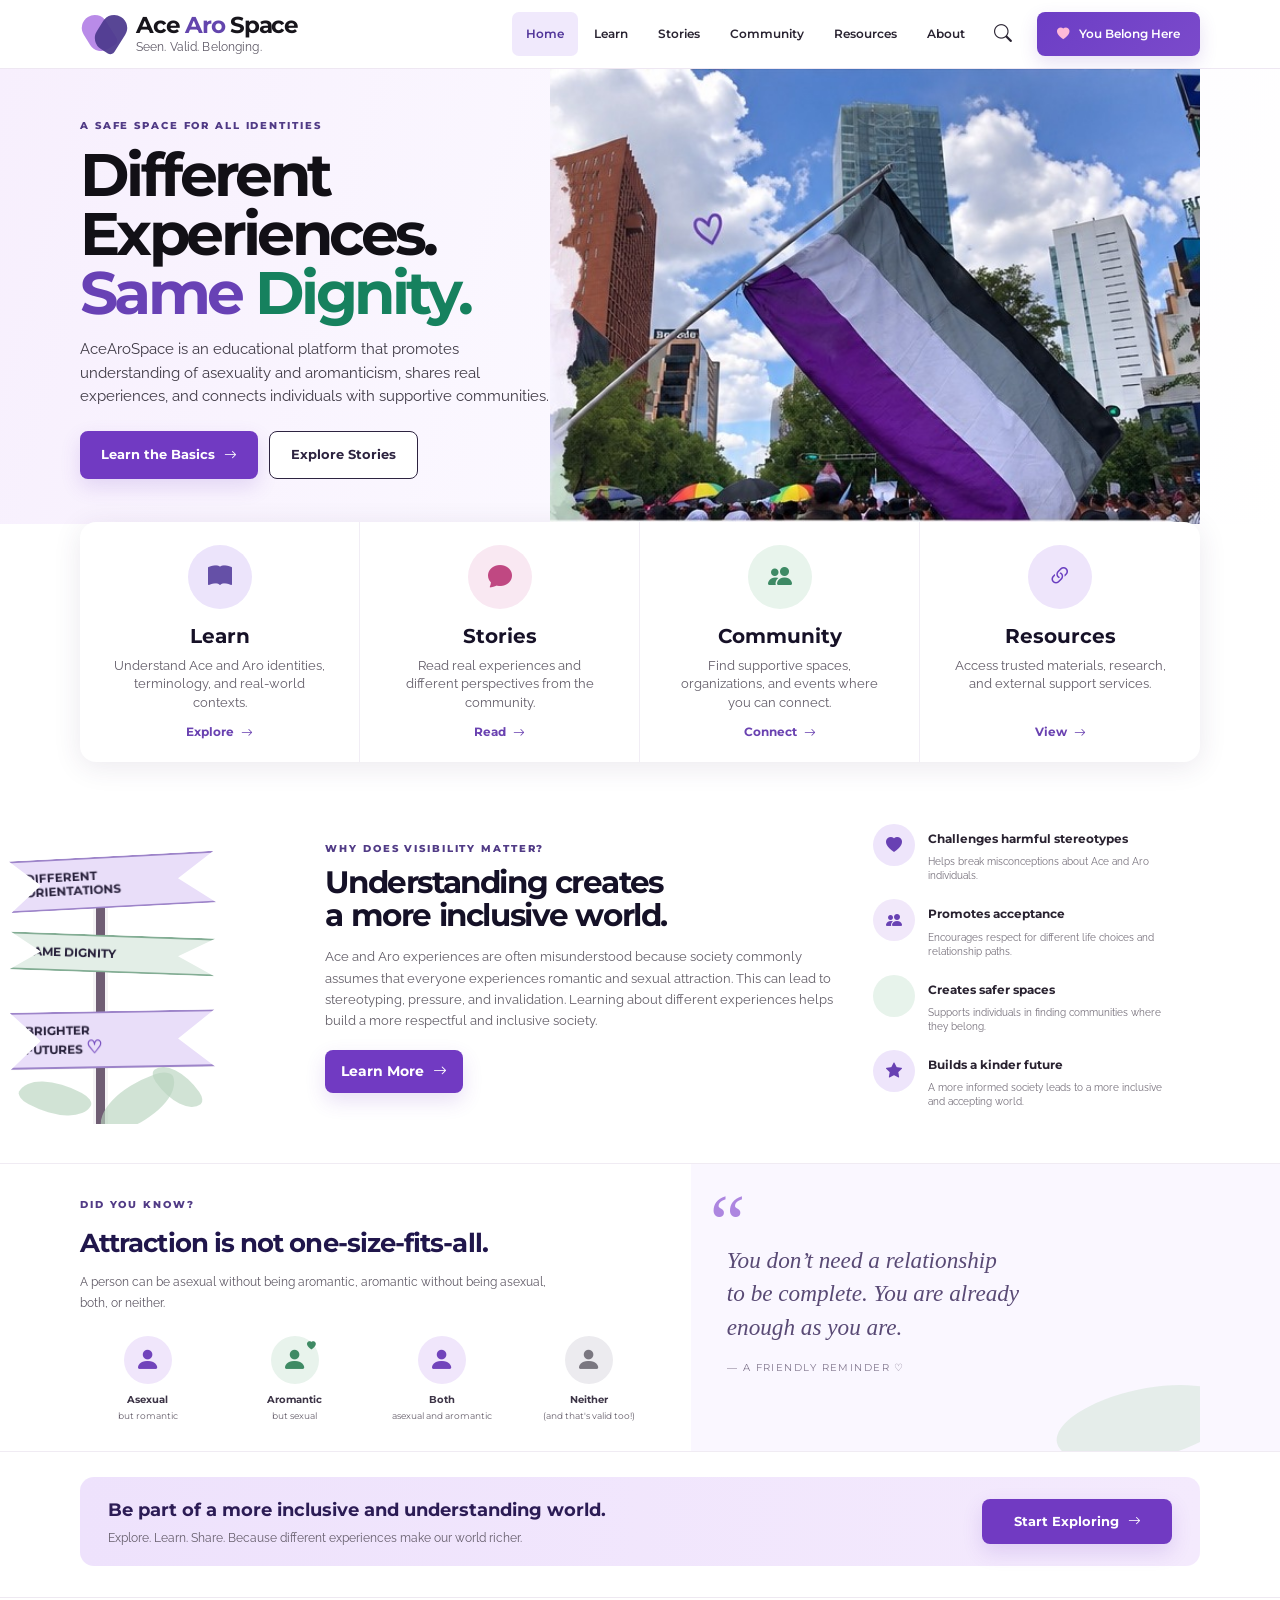
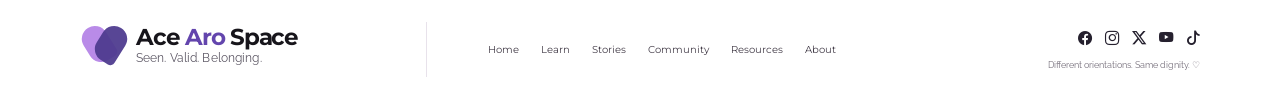
<file: index.html>
<!DOCTYPE html>
<html lang="en">
 <head>
  <meta charset="utf-8"/>
  <meta content="width=device-width, initial-scale=1" name="viewport"/>
  <title>
   AceAroSpace
  </title>
  <meta content="AceAroSpace is an educational and welcoming space for learning about asexuality, aromanticism, and ace and aro experiences." name="description"/>
  <link href="https://fonts.googleapis.com" rel="preconnect"/>
  <link crossorigin="" href="https://fonts.gstatic.com" rel="preconnect"/>
  <link href="https://fonts.googleapis.com/css2?family=Montserrat:wght@400;500;600;700;800&amp;family=Raleway:wght@400;500;600;700&amp;display=swap" rel="stylesheet"/>
  <link href="https://cdn.jsdelivr.net/npm/bootstrap-icons@1.11.3/font/bootstrap-icons.css" rel="stylesheet"/>
  <link href="assets/css/main.css" rel="stylesheet"/>
 </head>
 <body class="home-page">
  <header class="site-header">
   <div class="container header-inner">
    <a aria-label="AceAroSpace Home" class="brand-logo" href="index.html">
     <span class="brand-mark">
      <span>
      </span>
      <span>
      </span>
     </span>
     <span class="brand-copy">
      <strong>
       Ace
       <span>
        Aro
       </span>
       Space
      </strong>
      <small>
       Seen. Valid. Belonging.
      </small>
     </span>
    </a>
    <button aria-expanded="false" aria-label="Open menu" class="navbar-toggler" data-mobile-menu="" type="button">
     <i class="bi bi-list">
     </i>
    </button>
    <nav class="main-nav" data-main-nav="">
     <a class="active" href="index.html">
      Home
     </a>
     <a href="category.html">
      Learn
     </a>
     <a href="blog-details.html">
      Stories
     </a>
     <a href="author-profile.html">
      Community
     </a>
     <a href="contact.html">
      Resources
     </a>
     <a href="about.html">
      About
     </a>
     <a aria-label="Search" class="search-link" href="search-results.html">
      <i class="bi bi-search">
      </i>
     </a>
     <a class="belong-btn" href="starter-page.html">
      <i class="bi bi-heart-fill">
      </i>
      You Belong Here
     </a>
    </nav>
   </div>
  </header>
  <main>
   <section class="home-hero">
    <div class="container hero-grid">
     <div class="hero-copy">
      <div class="hero-kicker">
       A SAFE SPACE FOR ALL IDENTITIES
      </div>
      <h1>
       Different
       <br/>
       Experiences.
       <br/>
       <span>
        Same
       </span>
       <em>
        Dignity.
       </em>
      </h1>
      <p>
       AceAroSpace is an educational platform that promotes understanding of asexuality and aromanticism, shares real experiences, and connects individuals with supportive communities.
      </p>
      <div class="hero-actions">
       <a class="home-btn primary" href="category.html">
        Learn the Basics
        <i class="bi bi-arrow-right">
        </i>
       </a>
       <a class="home-btn secondary" href="blog-details.html">
        Explore Stories
       </a>
      </div>
     </div>
     <div class="hero-art-wrap">
      <img alt="Illustrated group of diverse people representing different identities and paths" class="hero-art" src="assets/img/acearo-hero.jpg"/>
     </div>
    </div>
   </section>
   <section class="quick-links-section">
    <div class="container quick-links">
     <a class="quick-card" href="category.html">
      <span class="quick-icon purple">
       <i class="bi bi-book-fill">
       </i>
      </span>
      <h3>
       Learn
      </h3>
      <p>
       Understand Ace and Aro identities, terminology, and real-world contexts.
      </p>
      <strong>
       Explore
       <i class="bi bi-arrow-right">
       </i>
      </strong>
     </a>
     <a class="quick-card" href="blog-details.html">
      <span class="quick-icon pink">
       <i class="bi bi-chat-fill">
       </i>
      </span>
      <h3>
       Stories
      </h3>
      <p>
       Read real experiences and different perspectives from the community.
      </p>
      <strong>
       Read
       <i class="bi bi-arrow-right">
       </i>
      </strong>
     </a>
     <a class="quick-card" href="author-profile.html">
      <span class="quick-icon green">
       <i class="bi bi-people-fill">
       </i>
      </span>
      <h3>
       Community
      </h3>
      <p>
       Find supportive spaces, organizations, and events where you can connect.
      </p>
      <strong>
       Connect
       <i class="bi bi-arrow-right">
       </i>
      </strong>
     </a>
     <a class="quick-card" href="contact.html">
      <span class="quick-icon lavender">
       <i class="bi bi-link-45deg">
       </i>
      </span>
      <h3>
       Resources
      </h3>
      <p>
       Access trusted materials, research, and external support services.
      </p>
      <strong>
       View
       <i class="bi bi-arrow-right">
       </i>
      </strong>
     </a>
    </div>
   </section>
   <section class="visibility-section">
    <div class="container visibility-grid">
     <div aria-hidden="true" class="signpost-art">
      <div class="signpost-pole">
      </div>
      <div class="sign sign-one">
       DIFFERENT
       <br/>
       ORIENTATIONS
      </div>
      <div class="sign sign-two">
       SAME DIGNITY
      </div>
      <div class="sign sign-three">
       BRIGHTER
       <br/>
       FUTURES
       <span>
        ♡
       </span>
      </div>
      <div class="leaf leaf-a">
      </div>
      <div class="leaf leaf-b">
      </div>
      <div class="leaf leaf-c">
      </div>
     </div>
     <div class="visibility-copy">
      <div class="section-kicker">
       WHY DOES VISIBILITY MATTER?
      </div>
      <h2>
       Understanding creates
       <br/>
       a more inclusive world.
      </h2>
      <p>
       Ace and Aro experiences are often misunderstood because society commonly assumes that everyone experiences romantic and sexual attraction. This can lead to stereotyping, pressure, and invalidation. Learning about different experiences helps build a more respectful and inclusive society.
      </p>
      <a class="home-btn primary small" href="category.html">
       Learn More
       <i class="bi bi-arrow-right">
       </i>
      </a>
     </div>
     <div class="benefits-list">
      <div class="benefit">
       <span>
        <i class="bi bi-heart-fill">
        </i>
       </span>
       <div>
        <b>
         Challenges harmful stereotypes
        </b>
        <p>
         Helps break misconceptions about Ace and Aro individuals.
        </p>
       </div>
      </div>
      <div class="benefit">
       <span>
        <i class="bi bi-people-fill">
        </i>
       </span>
       <div>
        <b>
         Promotes acceptance
        </b>
        <p>
         Encourages respect for different life choices and relationship paths.
        </p>
       </div>
      </div>
      <div class="benefit">
       <span>
        <i class="bi bi-leaf-fill">
        </i>
       </span>
       <div>
        <b>
         Creates safer spaces
        </b>
        <p>
         Supports individuals in finding communities where they belong.
        </p>
       </div>
      </div>
      <div class="benefit">
       <span>
        <i class="bi bi-star-fill">
        </i>
       </span>
       <div>
        <b>
         Builds a kinder future
        </b>
        <p>
         A more informed society leads to a more inclusive and accepting world.
        </p>
       </div>
      </div>
     </div>
    </div>
   </section>
   <section class="did-you-know">
    <div class="container did-grid">
     <div class="attraction-copy">
      <div class="section-kicker">
       DID YOU KNOW?
      </div>
      <h2>
       Attraction is not one-size-fits-all.
      </h2>
      <p>
       A person can be asexual without being aromantic, aromantic without being asexual, both, or neither.
      </p>
      <div class="attraction-examples">
       <div>
        <span class="person-icon purple">
         <i class="bi bi-person-fill">
         </i>
        </span>
        <b>
         Asexual
        </b>
        <small>
         but romantic
        </small>
       </div>
       <div>
        <span class="person-icon green">
         <i class="bi bi-person-fill">
         </i>
         <i class="bi bi-heart-fill tiny-heart">
         </i>
        </span>
        <b>
         Aromantic
        </b>
        <small>
         but sexual
        </small>
       </div>
       <div>
        <span class="person-icon purple">
         <i class="bi bi-person-fill">
         </i>
        </span>
        <b>
         Both
        </b>
        <small>
         asexual and aromantic
        </small>
       </div>
       <div>
        <span class="person-icon gray">
         <i class="bi bi-person-fill">
         </i>
        </span>
        <b>
         Neither
        </b>
        <small>
         (and that's valid too!)
        </small>
       </div>
      </div>
     </div>
     <div class="quote-card">
      <span class="quote-mark">
       &ldquo;
      </span>
      <blockquote>
       You don&rsquo;t need a relationship
       <br/>
       to be complete. You are already
       <br/>
       enough as you are.
      </blockquote>
      <cite>
       &mdash; A FRIENDLY REMINDER ♡
      </cite>
      <div class="quote-leaves">
      </div>
     </div>
    </div>
   </section>
   <section class="explore-banner-section">
    <div class="container">
     <div class="explore-banner">
      <div>
       <h2>
        Be part of a more inclusive and understanding world.
       </h2>
       <p>
        Explore. Learn. Share. Because different experiences make our world richer.
       </p>
      </div>
      <a class="home-btn primary" href="category.html">
       Start Exploring
       <i class="bi bi-arrow-right">
       </i>
      </a>
     </div>
    </div>
   </section>
  </main>
  <footer class="home-footer">
   <div class="container footer-grid">
    <div class="footer-brand-wrap">
     <a class="brand-logo" href="index.html">
      <span class="brand-mark">
       <span>
       </span>
       <span>
       </span>
      </span>
      <span class="brand-copy">
       <strong>
        Ace
        <span>
         Aro
        </span>
        Space
       </strong>
       <small>
        Seen. Valid. Belonging.
       </small>
      </span>
     </a>
    </div>
    <div class="footer-links">
     <a href="index.html">
      Home
     </a>
     <a href="category.html">
      Learn
     </a>
     <a href="blog-details.html">
      Stories
     </a>
     <a href="author-profile.html">
      Community
     </a>
     <a href="contact.html">
      Resources
     </a>
     <a href="about.html">
      About
     </a>
    </div>
    <div class="footer-social">
     <div>
      <a aria-label="Facebook" href="#">
       <i class="bi bi-facebook">
       </i>
      </a>
      <a aria-label="Instagram" href="#">
       <i class="bi bi-instagram">
       </i>
      </a>
      <a aria-label="X" href="#">
       <i class="bi bi-twitter-x">
       </i>
      </a>
      <a aria-label="YouTube" href="#">
       <i class="bi bi-youtube">
       </i>
      </a>
      <a aria-label="TikTok" href="#">
       <i class="bi bi-tiktok">
       </i>
      </a>
     </div>
     <small>
      Different orientations. Same dignity. ♡
     </small>
    </div>
   </div>
  </footer>
  <script src="assets/js/main.js">
  </script>
 </body>
</html>
</file>
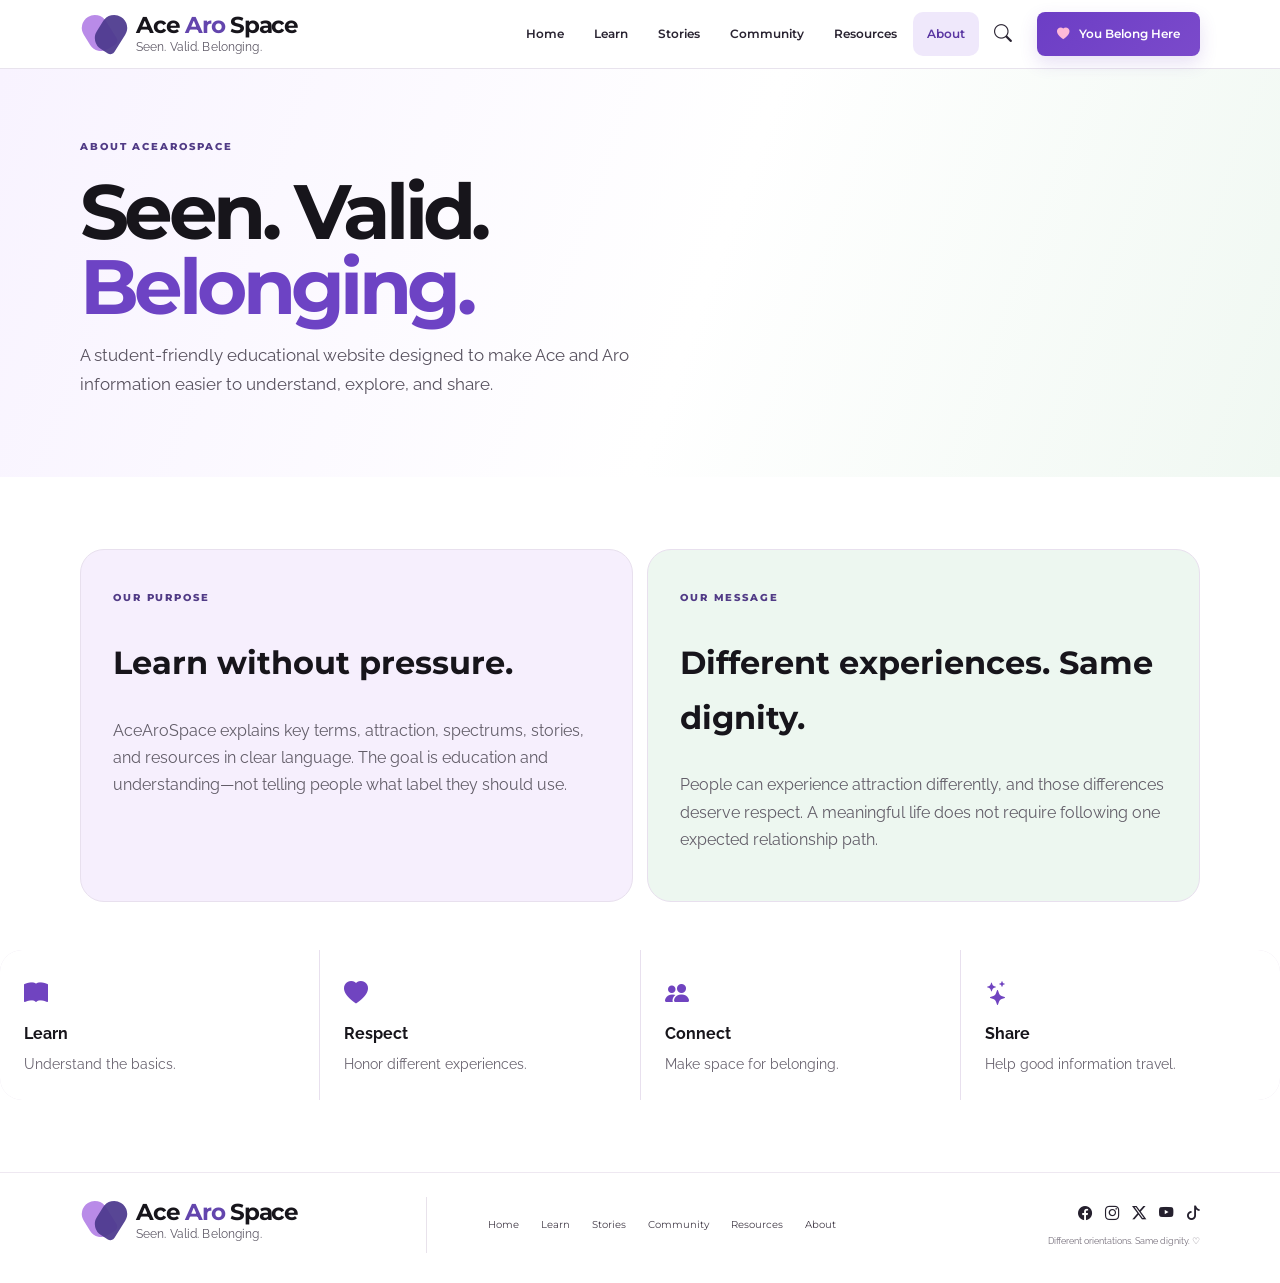
<file: about.html>
<!DOCTYPE html>
<html lang="en">
 <head>
  <meta charset="utf-8"/>
  <meta content="width=device-width, initial-scale=1" name="viewport"/>
  <title>
   AceAroSpace &mdash; About
  </title>
  <meta content="Learn about the purpose and message behind AceAroSpace." name="description"/>
  <link href="https://fonts.googleapis.com" rel="preconnect"/>
  <link crossorigin="" href="https://fonts.gstatic.com" rel="preconnect"/>
  <link href="https://fonts.googleapis.com/css2?family=Montserrat:wght@400;500;600;700;800&amp;family=Raleway:wght@400;500;600;700&amp;display=swap" rel="stylesheet"/>
  <link href="https://cdn.jsdelivr.net/npm/bootstrap-icons@1.11.3/font/bootstrap-icons.css" rel="stylesheet"/>
  <link href="assets/css/main.css" rel="stylesheet"/>
 </head>
 <body class="inner-page">
  <header class="site-header">
   <div class="container header-inner">
    <a aria-label="AceAroSpace Home" class="brand-logo" href="index.html">
     <span class="brand-mark">
      <span>
      </span>
      <span>
      </span>
     </span>
     <span class="brand-copy">
      <strong>
       Ace
       <span>
        Aro
       </span>
       Space
      </strong>
      <small>
       Seen. Valid. Belonging.
      </small>
     </span>
    </a>
    <button aria-expanded="false" aria-label="Open menu" class="navbar-toggler" data-mobile-menu="" type="button">
     <i class="bi bi-list">
     </i>
    </button>
    <nav class="main-nav" data-main-nav="">
     <a href="index.html">
      Home
     </a>
     <a class="" href="category.html">
      Learn
     </a>
     <a class="" href="blog-details.html">
      Stories
     </a>
     <a class="" href="author-profile.html">
      Community
     </a>
     <a class="" href="contact.html">
      Resources
     </a>
     <a class="active" href="about.html">
      About
     </a>
     <a aria-label="Search" class="search-link" href="search-results.html">
      <i class="bi bi-search">
      </i>
     </a>
     <a class="belong-btn" href="starter-page.html">
      <i class="bi bi-heart-fill">
      </i>
      You Belong Here
     </a>
    </nav>
   </div>
  </header>
  <main>
   <section class="inner-hero about-hero">
    <div class="container">
     <span class="section-kicker">
      ABOUT ACEAROSPACE
     </span>
     <h1>
      Seen. Valid.
      <br/>
      <span>
       Belonging.
      </span>
     </h1>
     <p>
      A student-friendly educational website designed to make Ace and Aro information easier to understand, explore, and share.
     </p>
    </div>
   </section>
   <section class="section-pad">
    <div class="container about-grid">
     <article class="about-card">
      <span class="section-kicker">
       OUR PURPOSE
      </span>
      <h2>
       Learn without pressure.
      </h2>
      <p>
       AceAroSpace explains key terms, attraction, spectrums, stories, and resources in clear language. The goal is education and understanding&mdash;not telling people what label they should use.
      </p>
     </article>
     <article class="about-card green-card-large">
      <span class="section-kicker">
       OUR MESSAGE
      </span>
      <h2>
       Different experiences. Same dignity.
      </h2>
      <p>
       People can experience attraction differently, and those differences deserve respect. A meaningful life does not require following one expected relationship path.
      </p>
     </article>
    </div>
    <div class="values-strip mt-5">
     <div>
      <i class="bi bi-book-fill">
      </i>
      <b>
       Learn
      </b>
      <span>
       Understand the basics.
      </span>
     </div>
     <div>
      <i class="bi bi-heart-fill">
      </i>
      <b>
       Respect
      </b>
      <span>
       Honor different experiences.
      </span>
     </div>
     <div>
      <i class="bi bi-people-fill">
      </i>
      <b>
       Connect
      </b>
      <span>
       Make space for belonging.
      </span>
     </div>
     <div>
      <i class="bi bi-stars">
      </i>
      <b>
       Share
      </b>
      <span>
       Help good information travel.
      </span>
     </div>
    </div>
   </section>
  </main>
  <footer class="home-footer">
   <div class="container footer-grid">
    <div class="footer-brand-wrap">
     <a class="brand-logo" href="index.html">
      <span class="brand-mark">
       <span>
       </span>
       <span>
       </span>
      </span>
      <span class="brand-copy">
       <strong>
        Ace
        <span>
         Aro
        </span>
        Space
       </strong>
       <small>
        Seen. Valid. Belonging.
       </small>
      </span>
     </a>
    </div>
    <div class="footer-links">
     <a href="index.html">
      Home
     </a>
     <a href="category.html">
      Learn
     </a>
     <a href="blog-details.html">
      Stories
     </a>
     <a href="author-profile.html">
      Community
     </a>
     <a href="contact.html">
      Resources
     </a>
     <a href="about.html">
      About
     </a>
    </div>
    <div class="footer-social">
     <div>
      <a aria-label="Facebook" href="#">
       <i class="bi bi-facebook">
       </i>
      </a>
      <a aria-label="Instagram" href="#">
       <i class="bi bi-instagram">
       </i>
      </a>
      <a aria-label="X" href="#">
       <i class="bi bi-twitter-x">
       </i>
      </a>
      <a aria-label="YouTube" href="#">
       <i class="bi bi-youtube">
       </i>
      </a>
      <a aria-label="TikTok" href="#">
       <i class="bi bi-tiktok">
       </i>
      </a>
     </div>
     <small>
      Different orientations. Same dignity. ♡
     </small>
    </div>
   </div>
  </footer>
  <script src="assets/js/main.js">
  </script>
 </body>
</html>
</file>
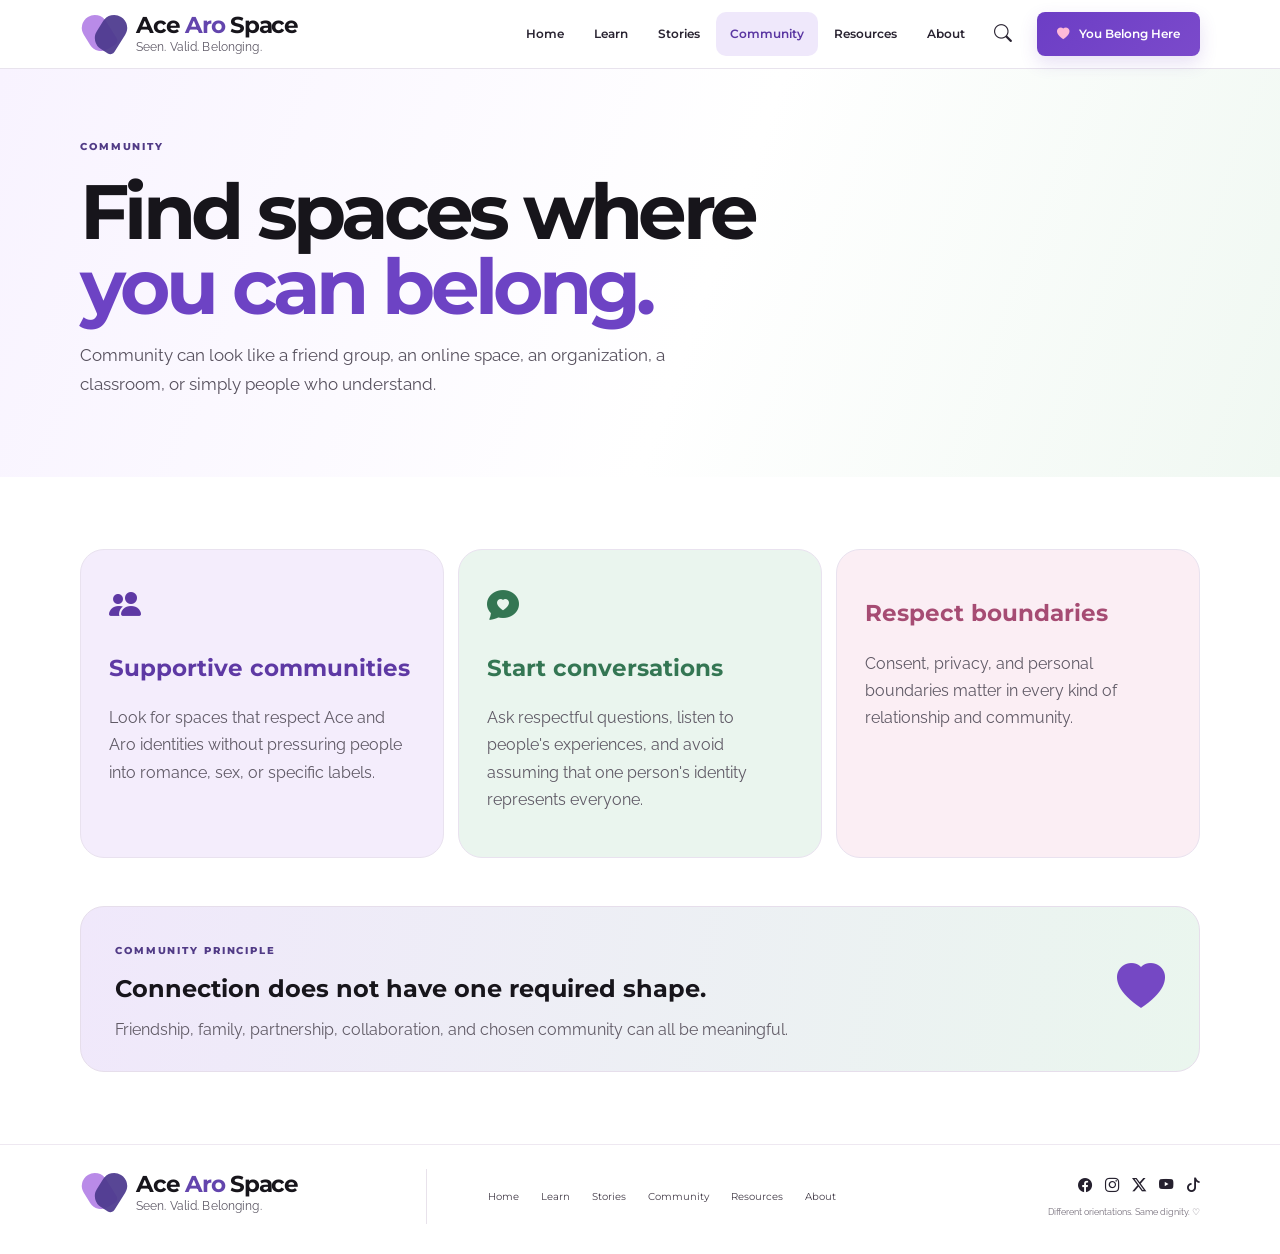
<file: author-profile.html>
<!DOCTYPE html>
<html lang="en">
 <head>
  <meta charset="utf-8"/>
  <meta content="width=device-width, initial-scale=1" name="viewport"/>
  <title>
   AceAroSpace &mdash; Community
  </title>
  <meta content="Explore community, connection, boundaries, and supportive spaces." name="description"/>
  <link href="https://fonts.googleapis.com" rel="preconnect"/>
  <link crossorigin="" href="https://fonts.gstatic.com" rel="preconnect"/>
  <link href="https://fonts.googleapis.com/css2?family=Montserrat:wght@400;500;600;700;800&amp;family=Raleway:wght@400;500;600;700&amp;display=swap" rel="stylesheet"/>
  <link href="https://cdn.jsdelivr.net/npm/bootstrap-icons@1.11.3/font/bootstrap-icons.css" rel="stylesheet"/>
  <link href="assets/css/main.css" rel="stylesheet"/>
 </head>
 <body class="inner-page">
  <header class="site-header">
   <div class="container header-inner">
    <a aria-label="AceAroSpace Home" class="brand-logo" href="index.html">
     <span class="brand-mark">
      <span>
      </span>
      <span>
      </span>
     </span>
     <span class="brand-copy">
      <strong>
       Ace
       <span>
        Aro
       </span>
       Space
      </strong>
      <small>
       Seen. Valid. Belonging.
      </small>
     </span>
    </a>
    <button aria-expanded="false" aria-label="Open menu" class="navbar-toggler" data-mobile-menu="" type="button">
     <i class="bi bi-list">
     </i>
    </button>
    <nav class="main-nav" data-main-nav="">
     <a href="index.html">
      Home
     </a>
     <a class="" href="category.html">
      Learn
     </a>
     <a class="" href="blog-details.html">
      Stories
     </a>
     <a class="active" href="author-profile.html">
      Community
     </a>
     <a class="" href="contact.html">
      Resources
     </a>
     <a class="" href="about.html">
      About
     </a>
     <a aria-label="Search" class="search-link" href="search-results.html">
      <i class="bi bi-search">
      </i>
     </a>
     <a class="belong-btn" href="starter-page.html">
      <i class="bi bi-heart-fill">
      </i>
      You Belong Here
     </a>
    </nav>
   </div>
  </header>
  <main>
   <section class="inner-hero">
    <div class="container">
     <span class="section-kicker">
      COMMUNITY
     </span>
     <h1>
      Find spaces where
      <br/>
      <span>
       you can belong.
      </span>
     </h1>
     <p>
      Community can look like a friend group, an online space, an organization, a classroom, or simply people who understand.
     </p>
    </div>
   </section>
   <section class="section-pad">
    <div class="container">
     <div class="card-grid three">
      <article class="feature-tile purple-tile">
       <i class="bi bi-people-fill">
       </i>
       <h2>
        Supportive communities
       </h2>
       <p>
        Look for spaces that respect Ace and Aro identities without pressuring people into romance, sex, or specific labels.
       </p>
      </article>
      <article class="feature-tile green-tile">
       <i class="bi bi-chat-heart-fill">
       </i>
       <h2>
        Start conversations
       </h2>
       <p>
        Ask respectful questions, listen to people's experiences, and avoid assuming that one person's identity represents everyone.
       </p>
      </article>
      <article class="feature-tile pink-tile">
       <i class="bi bi-shield-heart-fill">
       </i>
       <h2>
        Respect boundaries
       </h2>
       <p>
        Consent, privacy, and personal boundaries matter in every kind of relationship and community.
       </p>
      </article>
     </div>
     <div class="community-banner mt-5">
      <div>
       <span class="section-kicker">
        COMMUNITY PRINCIPLE
       </span>
       <h2>
        Connection does not have one required shape.
       </h2>
       <p>
        Friendship, family, partnership, collaboration, and chosen community can all be meaningful.
       </p>
      </div>
      <i class="bi bi-heart-fill">
      </i>
     </div>
    </div>
   </section>
  </main>
  <footer class="home-footer">
   <div class="container footer-grid">
    <div class="footer-brand-wrap">
     <a class="brand-logo" href="index.html">
      <span class="brand-mark">
       <span>
       </span>
       <span>
       </span>
      </span>
      <span class="brand-copy">
       <strong>
        Ace
        <span>
         Aro
        </span>
        Space
       </strong>
       <small>
        Seen. Valid. Belonging.
       </small>
      </span>
     </a>
    </div>
    <div class="footer-links">
     <a href="index.html">
      Home
     </a>
     <a href="category.html">
      Learn
     </a>
     <a href="blog-details.html">
      Stories
     </a>
     <a href="author-profile.html">
      Community
     </a>
     <a href="contact.html">
      Resources
     </a>
     <a href="about.html">
      About
     </a>
    </div>
    <div class="footer-social">
     <div>
      <a aria-label="Facebook" href="#">
       <i class="bi bi-facebook">
       </i>
      </a>
      <a aria-label="Instagram" href="#">
       <i class="bi bi-instagram">
       </i>
      </a>
      <a aria-label="X" href="#">
       <i class="bi bi-twitter-x">
       </i>
      </a>
      <a aria-label="YouTube" href="#">
       <i class="bi bi-youtube">
       </i>
      </a>
      <a aria-label="TikTok" href="#">
       <i class="bi bi-tiktok">
       </i>
      </a>
     </div>
     <small>
      Different orientations. Same dignity. ♡
     </small>
    </div>
   </div>
  </footer>
  <script src="assets/js/main.js">
  </script>
 </body>
</html>
</file>
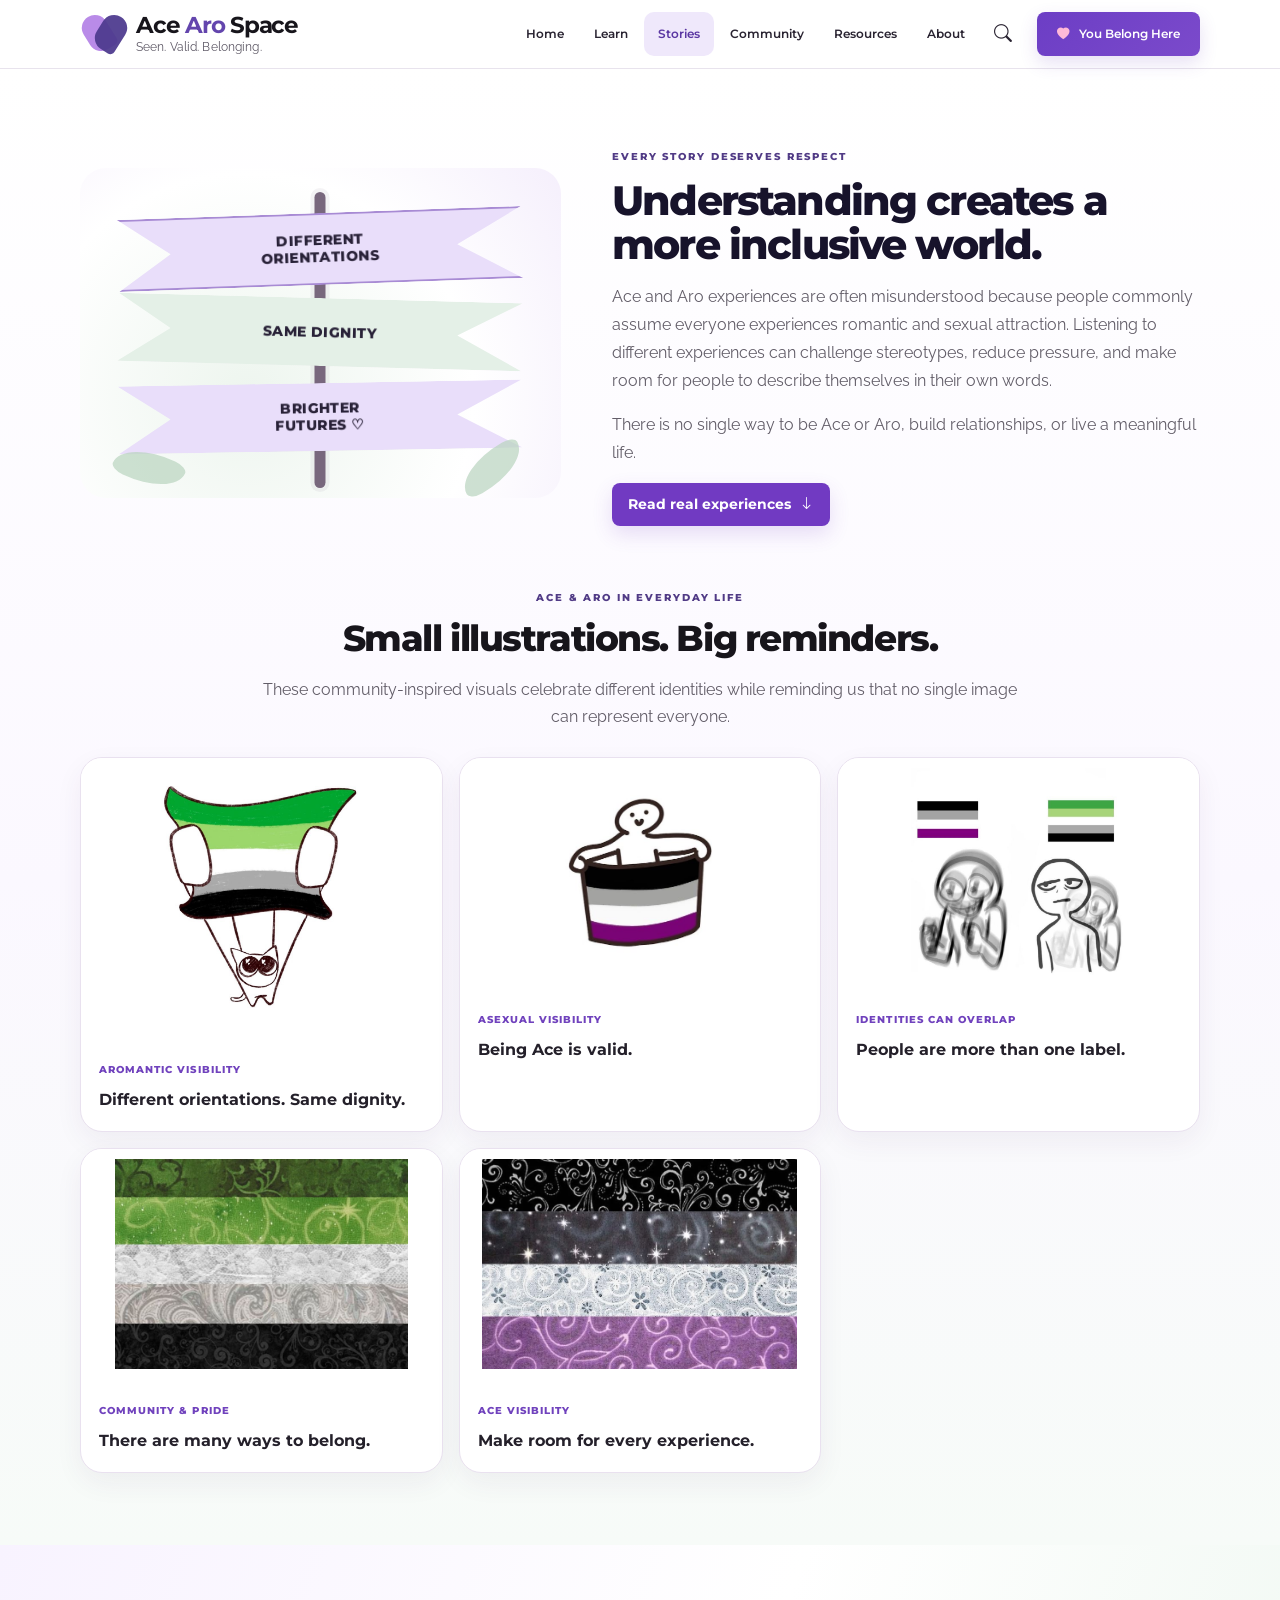
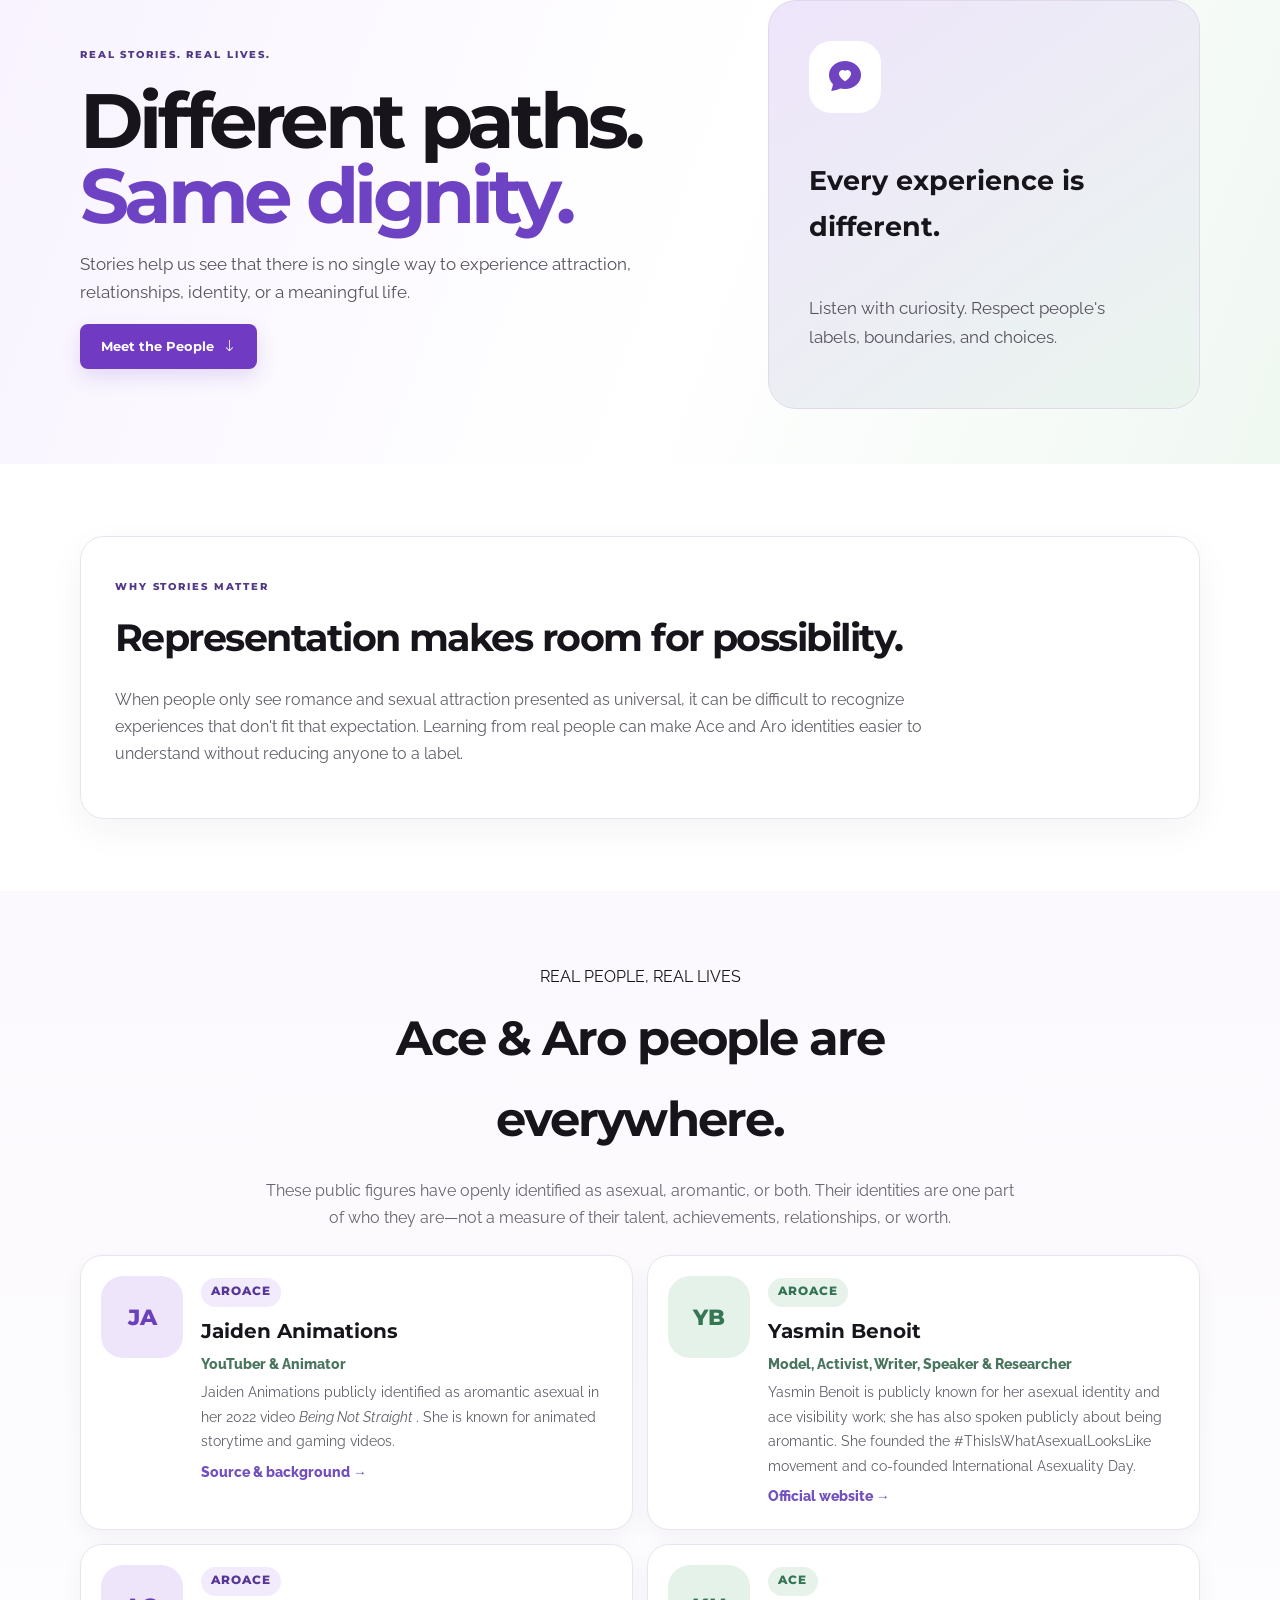
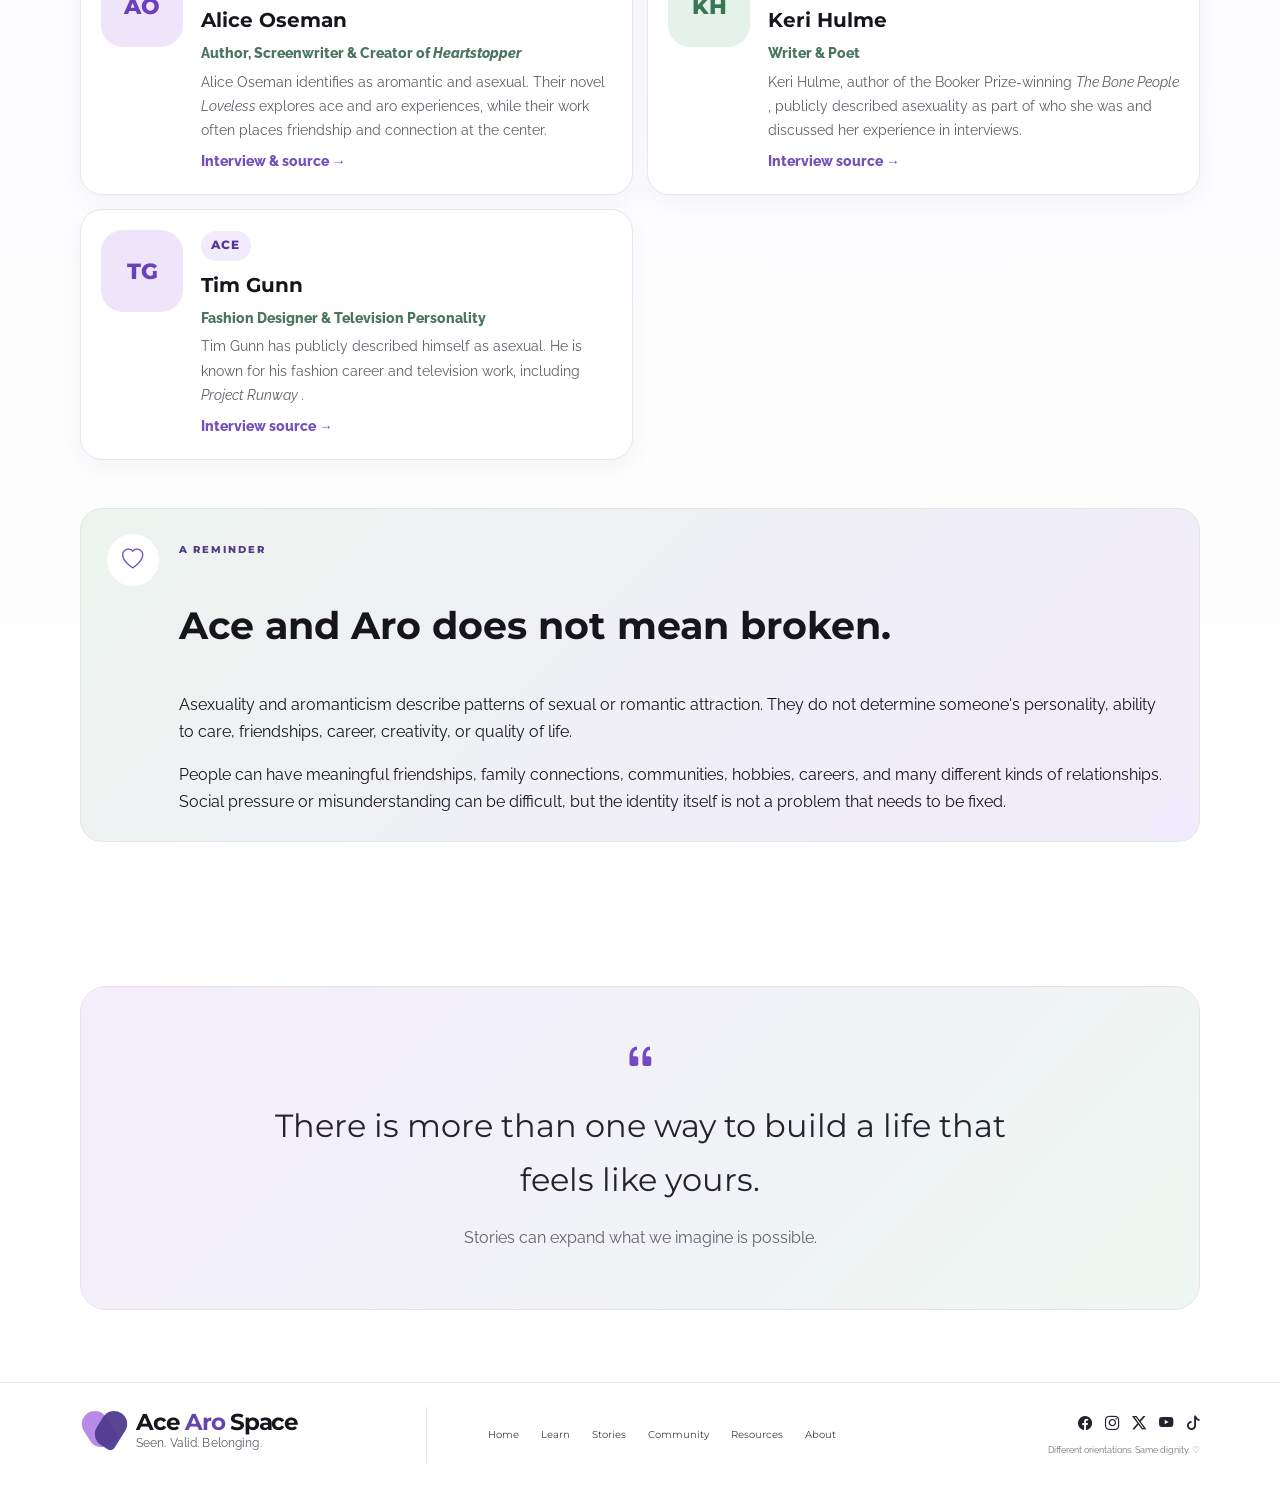
<file: blog-details.html>
<!DOCTYPE html>
<html lang="en">
 <head>
  <meta charset="utf-8"/>
  <meta content="width=device-width, initial-scale=1" name="viewport"/>
  <title>
   AceAroSpace &mdash; Stories
  </title>
  <meta content="Real stories and public voices that show the variety of Ace and Aro experiences." name="description"/>
  <link href="https://fonts.googleapis.com" rel="preconnect"/>
  <link crossorigin="" href="https://fonts.gstatic.com" rel="preconnect"/>
  <link href="https://fonts.googleapis.com/css2?family=Montserrat:wght@400;500;600;700;800&amp;family=Raleway:wght@400;500;600;700&amp;display=swap" rel="stylesheet"/>
  <link href="https://cdn.jsdelivr.net/npm/bootstrap-icons@1.11.3/font/bootstrap-icons.css" rel="stylesheet"/>
  <link href="assets/css/main.css" rel="stylesheet"/>
 </head>
 <body class="inner-page">
  <header class="site-header">
   <div class="container header-inner">
    <a aria-label="AceAroSpace Home" class="brand-logo" href="index.html">
     <span class="brand-mark">
      <span>
      </span>
      <span>
      </span>
     </span>
     <span class="brand-copy">
      <strong>
       Ace
       <span>
        Aro
       </span>
       Space
      </strong>
      <small>
       Seen. Valid. Belonging.
      </small>
     </span>
    </a>
    <button aria-expanded="false" aria-label="Open menu" class="navbar-toggler" data-mobile-menu="" type="button">
     <i class="bi bi-list">
     </i>
    </button>
    <nav class="main-nav" data-main-nav="">
     <a href="index.html">
      Home
     </a>
     <a class="" href="category.html">
      Learn
     </a>
     <a class="active" href="blog-details.html">
      Stories
     </a>
     <a class="" href="author-profile.html">
      Community
     </a>
     <a class="" href="contact.html">
      Resources
     </a>
     <a class="" href="about.html">
      About
     </a>
     <a aria-label="Search" class="search-link" href="search-results.html">
      <i class="bi bi-search">
      </i>
     </a>
     <a class="belong-btn" href="starter-page.html">
      <i class="bi bi-heart-fill">
      </i>
      You Belong Here
     </a>
    </nav>
   </div>
  </header>
  <section class="section-pad story-visual-feature">
   <div class="container">
    <div class="story-feature-grid">
     <div aria-label="Different orientations, same dignity, brighter futures" class="story-signpost">
      <div class="story-signpost-pole">
      </div>
      <div class="story-signpost-board board-one">
       DIFFERENT
       <br/>
       ORIENTATIONS
      </div>
      <div class="story-signpost-board board-two">
       SAME DIGNITY
      </div>
      <div class="story-signpost-board board-three">
       BRIGHTER
       <br/>
       FUTURES ♡
      </div>
      <span class="story-leaf leaf-left">
      </span>
      <span class="story-leaf leaf-right">
      </span>
     </div>
     <div class="story-feature-copy">
      <span class="section-kicker">
       EVERY STORY DESERVES RESPECT
      </span>
      <h2>
       Understanding creates a more inclusive world.
      </h2>
      <p>
       Ace and Aro experiences are often misunderstood because people commonly assume everyone experiences romantic and sexual attraction. Listening to different experiences can challenge stereotypes, reduce pressure, and make room for people to describe themselves in their own words.
      </p>
      <p>
       There is no single way to be Ace or Aro, build relationships, or live a meaningful life.
      </p>
      <a class="home-btn primary small" href="#real-people">
       Read real experiences
       <i class="bi bi-arrow-down">
       </i>
      </a>
     </div>
    </div>
    <div class="story-image-heading">
     <span class="section-kicker">
      ACE &amp; ARO IN EVERYDAY LIFE
     </span>
     <h2>
      Small illustrations. Big reminders.
     </h2>
     <p>
      These community-inspired visuals celebrate different identities while reminding us that no single image can represent everyone.
     </p>
    </div>
    <div class="story-image-gallery">
     <article class="story-image-card story-image-card-large">
      <img alt="Hand-drawn character with the green, white, gray, and black aromantic flag colors" src="assets/img/aro-green-character.jpeg"/>
      <div>
       <span>
        AROMANTIC VISIBILITY
       </span>
       <h3>
        Different orientations. Same dignity.
       </h3>
      </div>
     </article>
     <article class="story-image-card">
      <img alt="Cute illustrated character holding the asexual flag" src="assets/img/ace-flag-character.jpeg"/>
      <div>
       <span>
        ASEXUAL VISIBILITY
       </span>
       <h3>
        Being Ace is valid.
       </h3>
      </div>
     </article>
     <article class="story-image-card">
      <img alt="Two-sided cat meme with a bisexual flag on one side and an aromantic flag on the other" src="assets/img/acearo-meme.jpeg"/>
      <div>
       <span>
        IDENTITIES CAN OVERLAP
       </span>
       <h3>
        People are more than one label.
       </h3>
      </div>
     </article>
     <article class="story-image-card">
      <img alt="Decorative green, white, gray, and black aromantic flag-inspired pattern" src="assets/img/aro-pattern.jpeg"/>
      <div>
       <span>
        COMMUNITY &amp; PRIDE
       </span>
       <h3>
        There are many ways to belong.
       </h3>
      </div>
     </article>
     <article class="story-image-card">
      <img alt="Decorative black, gray, white, and purple asexual flag-inspired pattern" src="assets/img/acearo-pattern.jpeg"/>
      <div>
       <span>
        ACE VISIBILITY
       </span>
       <h3>
        Make room for every experience.
       </h3>
      </div>
     </article>
    </div>
   </div>
  </section>
  <main class="stories-page">
   <section class="stories-hero">
    <div class="container stories-hero-grid">
     <div>
      <span class="section-kicker">
       REAL STORIES. REAL LIVES.
      </span>
      <h1>
       Different paths.
       <br/>
       <span>
        Same dignity.
       </span>
      </h1>
      <p>
       Stories help us see that there is no single way to experience attraction, relationships, identity, or a meaningful life.
      </p>
      <a class="home-btn primary" href="#real-people">
       Meet the People
       <i class="bi bi-arrow-down">
       </i>
      </a>
     </div>
     <div class="story-art-card">
      <div class="story-art-icon">
       <i class="bi bi-chat-heart-fill">
       </i>
      </div>
      <h3>
       Every experience is different.
      </h3>
      <p>
       Listen with curiosity. Respect people's labels, boundaries, and choices.
      </p>
     </div>
    </div>
   </section>
   <section class="section-pad">
    <div class="container">
     <div class="story-intro-card">
      <span class="section-kicker">
       WHY STORIES MATTER
      </span>
      <h2>
       Representation makes room for possibility.
      </h2>
      <p>
       When people only see romance and sexual attraction presented as universal, it can be difficult to recognize experiences that don't fit that expectation. Learning from real people can make Ace and Aro identities easier to understand without reducing anyone to a label.
      </p>
     </div>
    </div>
   </section>
   <section class="section-pad real-stories-section" id="real-people">
    <div class="container">
     <div class="section-heading text-center mx-auto">
      <span>
       REAL PEOPLE, REAL LIVES
      </span>
      <h2>
       Ace &amp; Aro people are everywhere.
      </h2>
      <p>
       These public figures have openly identified as asexual, aromantic, or both. Their identities are one part of who they are&mdash;not a measure of their talent, achievements, relationships, or worth.
      </p>
     </div>
     <div class="people-list mt-4">
      <article class="story-person">
       <div class="person-avatar purple-avatar">
        JA
       </div>
       <div>
        <span class="people-badge">
         AROACE
        </span>
        <h3>
         Jaiden Animations
        </h3>
        <p class="person-role">
         YouTuber &amp; Animator
        </p>
        <p>
         Jaiden Animations publicly identified as aromantic asexual in her 2022 video
         <em>
          Being Not Straight
         </em>
         . She is known for animated storytime and gaming videos.
        </p>
        <a href="https://www.pride.com/comingout/2022/3/21/youtuber-jaiden-animations-comes-out-aroace-heres-what-means" rel="noopener" target="_blank">
         Source &amp; background &rarr;
        </a>
       </div>
      </article>
      <article class="story-person">
       <div class="person-avatar green-avatar">
        YB
       </div>
       <div>
        <span class="people-badge green-badge">
         AROACE
        </span>
        <h3>
         Yasmin Benoit
        </h3>
        <p class="person-role">
         Model, Activist, Writer, Speaker &amp; Researcher
        </p>
        <p>
         Yasmin Benoit is publicly known for her asexual identity and ace visibility work; she has also spoken publicly about being aromantic. She founded the #ThisIsWhatAsexualLooksLike movement and co-founded International Asexuality Day.
        </p>
        <a href="https://www.yasminbenoit.co.uk/" rel="noopener" target="_blank">
         Official website &rarr;
        </a>
       </div>
      </article>
      <article class="story-person">
       <div class="person-avatar purple-avatar">
        AO
       </div>
       <div>
        <span class="people-badge">
         AROACE
        </span>
        <h3>
         Alice Oseman
        </h3>
        <p class="person-role">
         Author, Screenwriter &amp; Creator of
         <em>
          Heartstopper
         </em>
        </p>
        <p>
         Alice Oseman identifies as aromantic and asexual. Their novel
         <em>
          Loveless
         </em>
         explores ace and aro experiences, while their work often places friendship and connection at the center.
        </p>
        <a href="https://www.theguardian.com/culture/2024/sep/22/graphic-novelist-alice-oseman-heartstopper" rel="noopener" target="_blank">
         Interview &amp; source &rarr;
        </a>
       </div>
      </article>
      <article class="story-person">
       <div class="person-avatar green-avatar">
        KH
       </div>
       <div>
        <span class="people-badge green-badge">
         ACE
        </span>
        <h3>
         Keri Hulme
        </h3>
        <p class="person-role">
         Writer &amp; Poet
        </p>
        <p>
         Keri Hulme, author of the Booker Prize-winning
         <em>
          The Bone People
         </em>
         , publicly described asexuality as part of who she was and discussed her experience in interviews.
        </p>
        <a href="https://www.nzherald.co.nz/lifestyle/no-sex-please-were-asexual/ZVQQVM2TP5BWAKQCUSCH6F3TNE/" rel="noopener" target="_blank">
         Interview source &rarr;
        </a>
       </div>
      </article>
      <article class="story-person">
       <div class="person-avatar purple-avatar">
        TG
       </div>
       <div>
        <span class="people-badge">
         ACE
        </span>
        <h3>
         Tim Gunn
        </h3>
        <p class="person-role">
         Fashion Designer &amp; Television Personality
        </p>
        <p>
         Tim Gunn has publicly described himself as asexual. He is known for his fashion career and television work, including
         <em>
          Project Runway
         </em>
         .
        </p>
        <a href="https://www.hollywoodchicago.com/news/12318/interview-tim-gunn-on-project-runway-new-book-current-fashion" rel="noopener" target="_blank">
         Interview source &rarr;
        </a>
       </div>
      </article>
     </div>
     <div class="not-broken-panel mt-5">
      <div class="not-broken-icon">
       <i class="bi bi-heart">
       </i>
      </div>
      <div>
       <span class="section-kicker">
        A REMINDER
       </span>
       <h2>
        Ace and Aro does not mean broken.
       </h2>
       <p>
        Asexuality and aromanticism describe patterns of sexual or romantic attraction. They do not determine someone's personality, ability to care, friendships, career, creativity, or quality of life.
       </p>
       <p class="mb-0">
        People can have meaningful friendships, family connections, communities, hobbies, careers, and many different kinds of relationships. Social pressure or misunderstanding can be difficult, but the identity itself is not a problem that needs to be fixed.
       </p>
      </div>
     </div>
    </div>
   </section>
   <section class="section-pad">
    <div class="container">
     <div class="stories-quote">
      <i class="bi bi-quote">
      </i>
      <blockquote>
       There is more than one way to build a life that feels like yours.
      </blockquote>
      <p>
       Stories can expand what we imagine is possible.
      </p>
     </div>
    </div>
   </section>
  </main>
  <footer class="home-footer">
   <div class="container footer-grid">
    <div class="footer-brand-wrap">
     <a class="brand-logo" href="index.html">
      <span class="brand-mark">
       <span>
       </span>
       <span>
       </span>
      </span>
      <span class="brand-copy">
       <strong>
        Ace
        <span>
         Aro
        </span>
        Space
       </strong>
       <small>
        Seen. Valid. Belonging.
       </small>
      </span>
     </a>
    </div>
    <div class="footer-links">
     <a href="index.html">
      Home
     </a>
     <a href="category.html">
      Learn
     </a>
     <a href="blog-details.html">
      Stories
     </a>
     <a href="author-profile.html">
      Community
     </a>
     <a href="contact.html">
      Resources
     </a>
     <a href="about.html">
      About
     </a>
    </div>
    <div class="footer-social">
     <div>
      <a aria-label="Facebook" href="#">
       <i class="bi bi-facebook">
       </i>
      </a>
      <a aria-label="Instagram" href="#">
       <i class="bi bi-instagram">
       </i>
      </a>
      <a aria-label="X" href="#">
       <i class="bi bi-twitter-x">
       </i>
      </a>
      <a aria-label="YouTube" href="#">
       <i class="bi bi-youtube">
       </i>
      </a>
      <a aria-label="TikTok" href="#">
       <i class="bi bi-tiktok">
       </i>
      </a>
     </div>
     <small>
      Different orientations. Same dignity. ♡
     </small>
    </div>
   </div>
  </footer>
  <script src="assets/js/main.js">
  </script>
 </body>
</html>
</file>
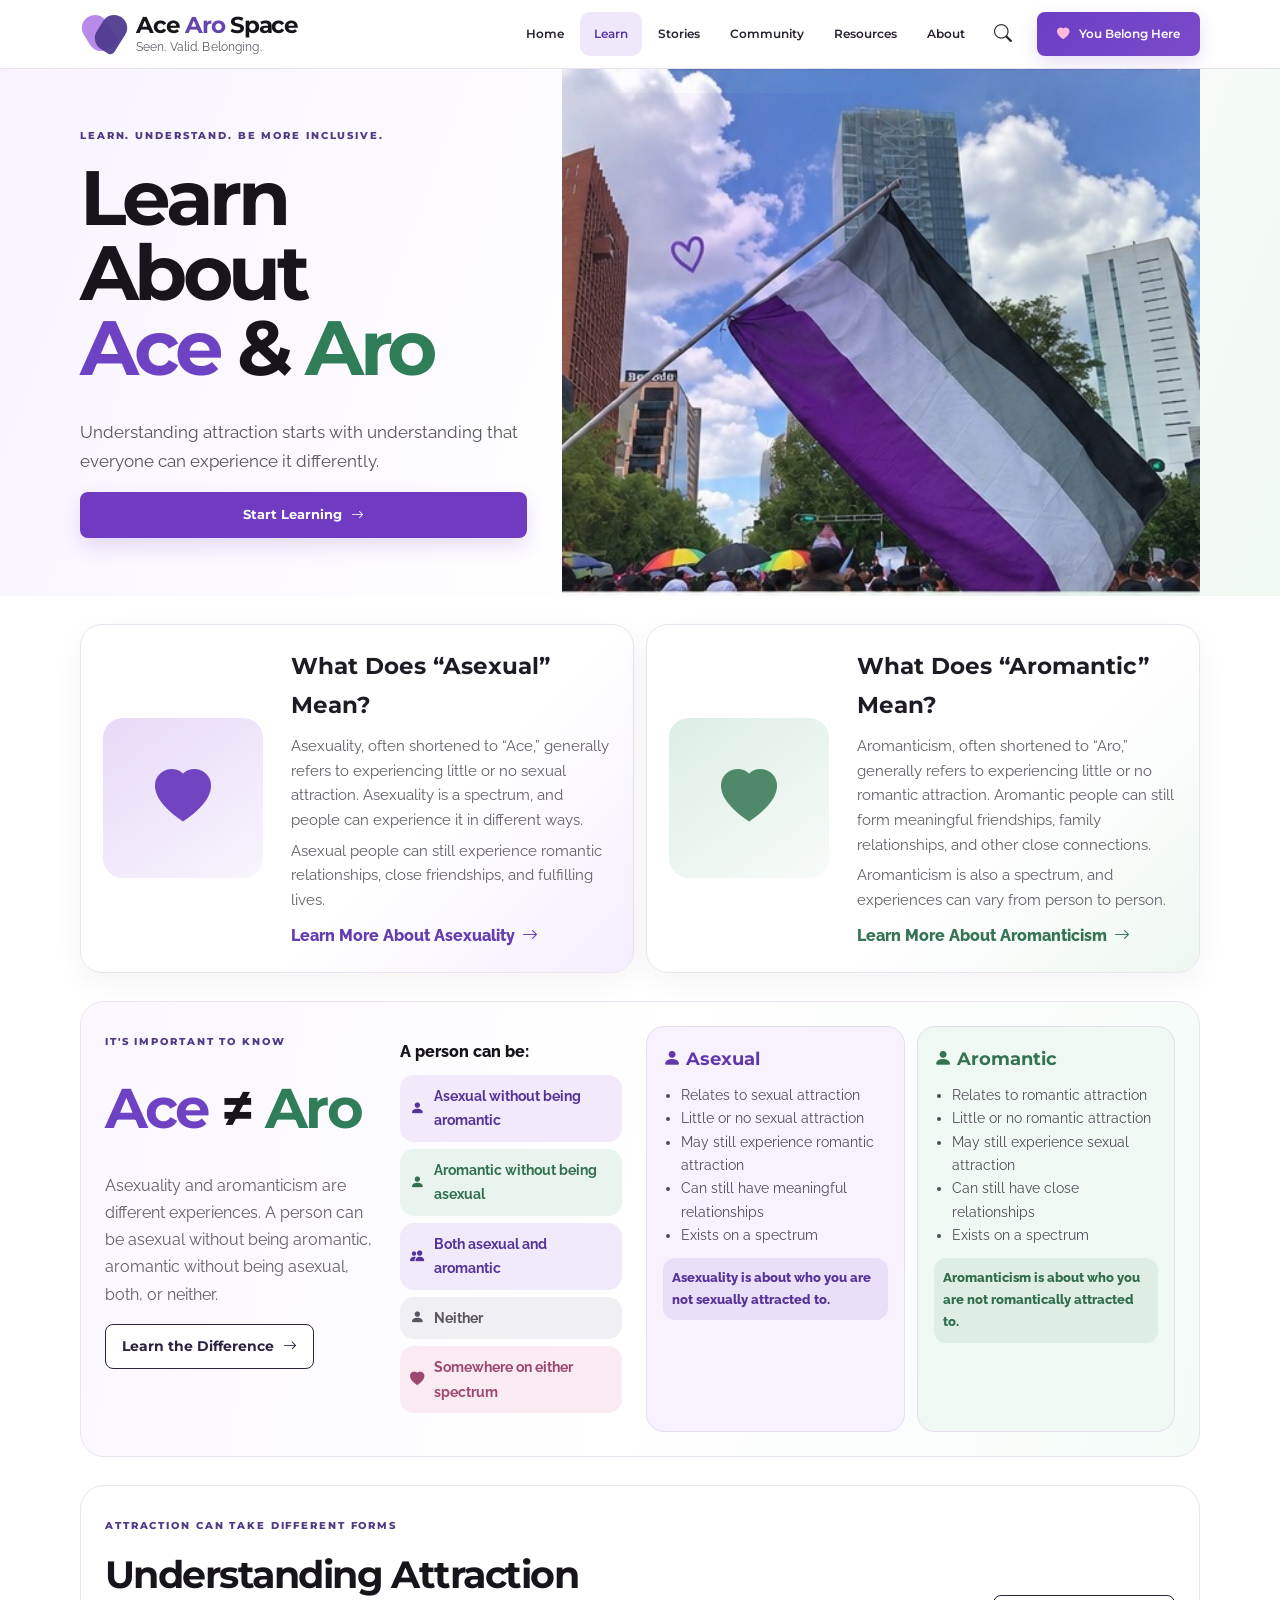
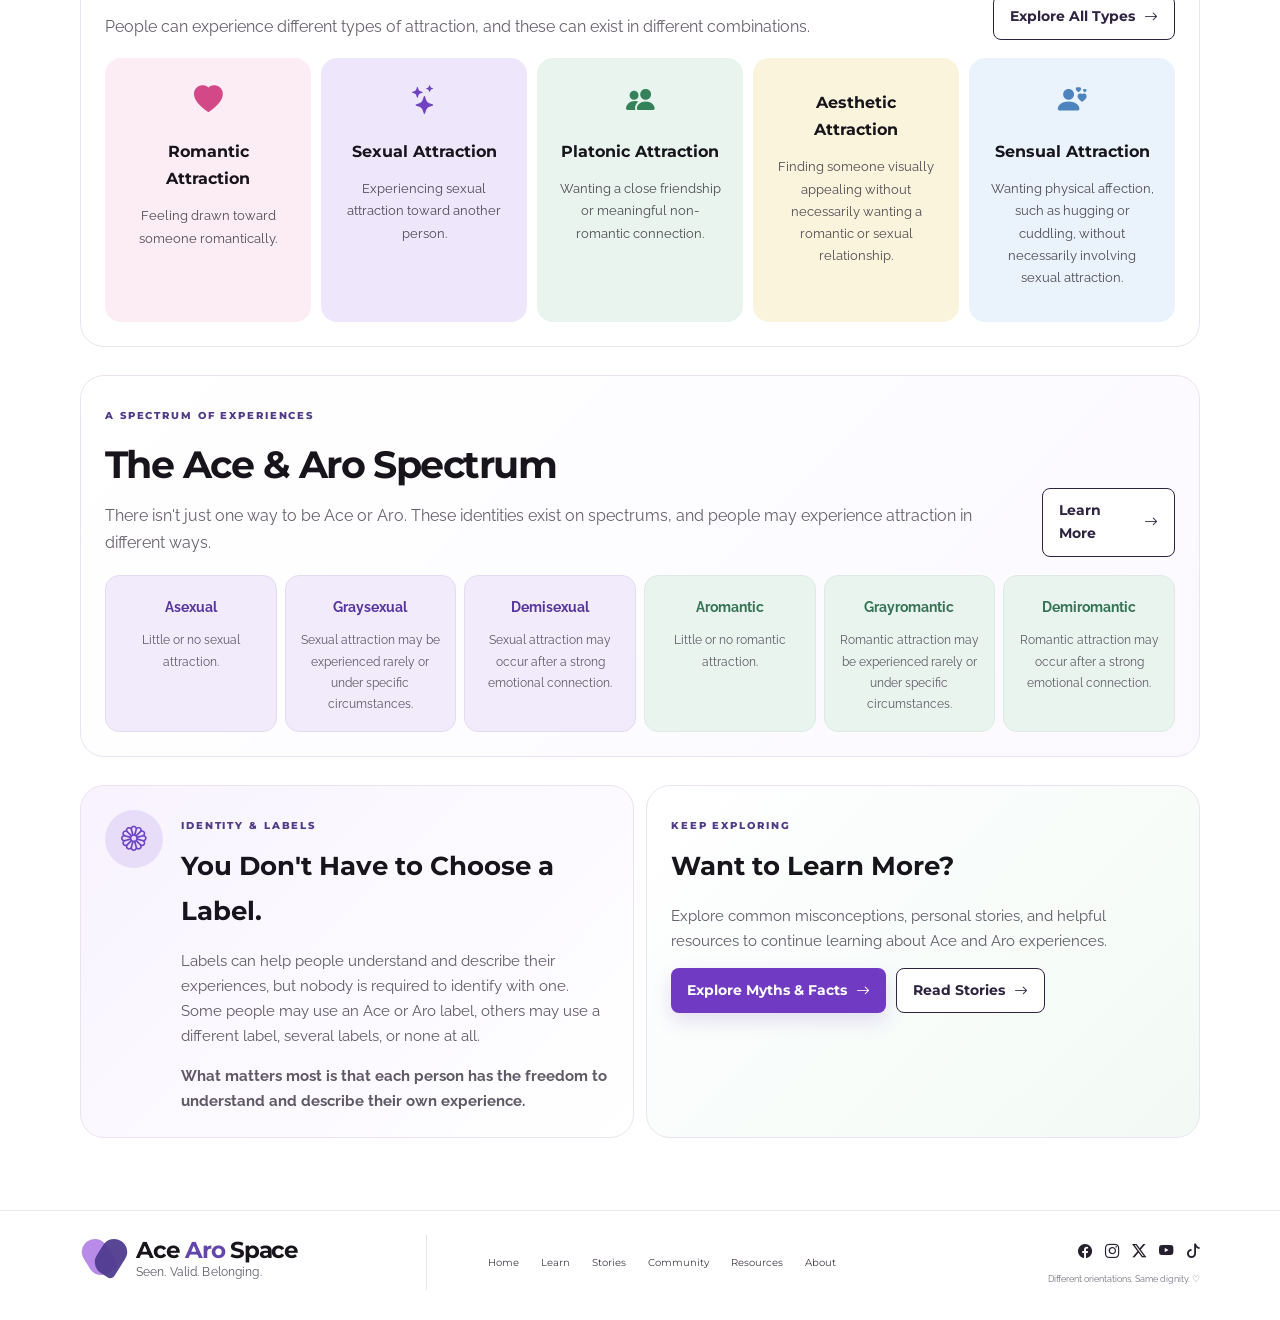
<file: category.html>
<!DOCTYPE html>
<html lang="en">
 <head>
  <meta charset="utf-8"/>
  <meta content="width=device-width, initial-scale=1" name="viewport"/>
  <title>
   AceAroSpace &mdash; Learn
  </title>
  <meta content="Learn about asexuality, aromanticism, attraction, and the Ace and Aro spectrums." name="description"/>
  <link href="https://fonts.googleapis.com" rel="preconnect"/>
  <link crossorigin="" href="https://fonts.gstatic.com" rel="preconnect"/>
  <link href="https://fonts.googleapis.com/css2?family=Montserrat:wght@400;500;600;700;800&amp;family=Raleway:wght@400;500;600;700&amp;display=swap" rel="stylesheet"/>
  <link href="https://cdn.jsdelivr.net/npm/bootstrap-icons@1.11.3/font/bootstrap-icons.css" rel="stylesheet"/>
  <link href="assets/css/main.css" rel="stylesheet"/>
 </head>
 <body class="inner-page">
  <header class="site-header">
   <div class="container header-inner">
    <a aria-label="AceAroSpace Home" class="brand-logo" href="index.html">
     <span class="brand-mark">
      <span>
      </span>
      <span>
      </span>
     </span>
     <span class="brand-copy">
      <strong>
       Ace
       <span>
        Aro
       </span>
       Space
      </strong>
      <small>
       Seen. Valid. Belonging.
      </small>
     </span>
    </a>
    <button aria-expanded="false" aria-label="Open menu" class="navbar-toggler" data-mobile-menu="" type="button">
     <i class="bi bi-list">
     </i>
    </button>
    <nav class="main-nav" data-main-nav="">
     <a href="index.html">
      Home
     </a>
     <a class="active" href="category.html">
      Learn
     </a>
     <a class="" href="blog-details.html">
      Stories
     </a>
     <a class="" href="author-profile.html">
      Community
     </a>
     <a class="" href="contact.html">
      Resources
     </a>
     <a class="" href="about.html">
      About
     </a>
     <a aria-label="Search" class="search-link" href="search-results.html">
      <i class="bi bi-search">
      </i>
     </a>
     <a class="belong-btn" href="starter-page.html">
      <i class="bi bi-heart-fill">
      </i>
      You Belong Here
     </a>
    </nav>
   </div>
  </header>
  <main class="learn-page">
   <section class="learn-hero">
    <div class="container learn-hero-grid">
     <div class="learn-hero-copy">
      <span class="section-kicker">
       LEARN. UNDERSTAND. BE MORE INCLUSIVE.
      </span>
      <h1>
       Learn About
       <br/>
       <span>
        Ace
       </span>
       &amp;
       <em>
        Aro
       </em>
      </h1>
      <p>
       Understanding attraction starts with understanding that everyone can experience it differently.
      </p>
      <a class="home-btn primary" href="#basics">
       Start Learning
       <i class="bi bi-arrow-right">
       </i>
      </a>
     </div>
     <div class="learn-hero-art">
      <img alt="AceAroSpace illustration representing different experiences and identities" src="assets/img/acearo-hero.jpg"/>
     </div>
    </div>
   </section>
   <section class="section-pad learn-section" id="basics">
    <div class="container">
     <div class="definition-grid">
      <article class="learn-definition ace-bg">
       <div class="definition-icon">
        <i class="bi bi-heart-fill">
        </i>
       </div>
       <div>
        <h2>
         What Does &ldquo;Asexual&rdquo; Mean?
        </h2>
        <p>
         Asexuality, often shortened to &ldquo;Ace,&rdquo; generally refers to experiencing little or no sexual attraction. Asexuality is a spectrum, and people can experience it in different ways.
        </p>
        <p>
         Asexual people can still experience romantic relationships, close friendships, and fulfilling lives.
        </p>
        <a class="text-link" href="#ace-aro">
         Learn More About Asexuality
         <i class="bi bi-arrow-right">
         </i>
        </a>
       </div>
      </article>
      <article class="learn-definition aro-bg">
       <div class="definition-icon green">
        <i class="bi bi-heart-fill">
        </i>
       </div>
       <div>
        <h2>
         What Does &ldquo;Aromantic&rdquo; Mean?
        </h2>
        <p>
         Aromanticism, often shortened to &ldquo;Aro,&rdquo; generally refers to experiencing little or no romantic attraction. Aromantic people can still form meaningful friendships, family relationships, and other close connections.
        </p>
        <p>
         Aromanticism is also a spectrum, and experiences can vary from person to person.
        </p>
        <a class="text-link green-link" href="#ace-aro">
         Learn More About Aromanticism
         <i class="bi bi-arrow-right">
         </i>
        </a>
       </div>
      </article>
     </div>
     <div class="ace-aro-section" id="ace-aro">
      <div class="ace-aro-intro">
       <span class="section-kicker">
        IT'S IMPORTANT TO KNOW
       </span>
       <h2>
        <span>
         Ace
        </span>
        &ne;
        <em>
         Aro
        </em>
       </h2>
       <p>
        Asexuality and aromanticism are different experiences. A person can be asexual without being aromantic, aromantic without being asexual, both, or neither.
       </p>
       <a class="home-btn secondary small" href="#attraction">
        Learn the Difference
        <i class="bi bi-arrow-right">
        </i>
       </a>
      </div>
      <div class="possibilities">
       <p class="poss-title">
        A person can be:
       </p>
       <div class="poss-row">
        <i class="bi bi-person-fill">
        </i>
        Asexual without being aromantic
       </div>
       <div class="poss-row green">
        <i class="bi bi-person-fill">
        </i>
        Aromantic without being asexual
       </div>
       <div class="poss-row both">
        <i class="bi bi-people-fill">
        </i>
        Both asexual and aromantic
       </div>
       <div class="poss-row gray">
        <i class="bi bi-person-fill">
        </i>
        Neither
       </div>
       <div class="poss-row pink">
        <i class="bi bi-heart-fill">
        </i>
        Somewhere on either spectrum
       </div>
      </div>
      <div class="identity-box ace">
       <h3>
        <i class="bi bi-person-fill">
        </i>
        Asexual
       </h3>
       <ul>
        <li>
         Relates to sexual attraction
        </li>
        <li>
         Little or no sexual attraction
        </li>
        <li>
         May still experience romantic attraction
        </li>
        <li>
         Can still have meaningful relationships
        </li>
        <li>
         Exists on a spectrum
        </li>
       </ul>
       <p>
        Asexuality is about who you are not sexually attracted to.
       </p>
      </div>
      <div class="identity-box aro">
       <h3>
        <i class="bi bi-person-fill">
        </i>
        Aromantic
       </h3>
       <ul>
        <li>
         Relates to romantic attraction
        </li>
        <li>
         Little or no romantic attraction
        </li>
        <li>
         May still experience sexual attraction
        </li>
        <li>
         Can still have close relationships
        </li>
        <li>
         Exists on a spectrum
        </li>
       </ul>
       <p>
        Aromanticism is about who you are not romantically attracted to.
       </p>
      </div>
     </div>
     <div class="learn-block" id="attraction">
      <div class="block-heading">
       <div>
        <span class="section-kicker">
         ATTRACTION CAN TAKE DIFFERENT FORMS
        </span>
        <h2>
         Understanding Attraction
        </h2>
        <p>
         People can experience different types of attraction, and these can exist in different combinations.
        </p>
       </div>
       <a class="home-btn secondary small" href="#spectrum">
        Explore All Types
        <i class="bi bi-arrow-right">
        </i>
       </a>
      </div>
      <div class="attraction-cards">
       <article class="attraction-card pink">
        <i class="bi bi-heart-fill">
        </i>
        <h3>
         Romantic Attraction
        </h3>
        <p>
         Feeling drawn toward someone romantically.
        </p>
       </article>
       <article class="attraction-card purple">
        <i class="bi bi-stars">
        </i>
        <h3>
         Sexual Attraction
        </h3>
        <p>
         Experiencing sexual attraction toward another person.
        </p>
       </article>
       <article class="attraction-card green">
        <i class="bi bi-people-fill">
        </i>
        <h3>
         Platonic Attraction
        </h3>
        <p>
         Wanting a close friendship or meaningful non-romantic connection.
        </p>
       </article>
       <article class="attraction-card yellow">
        <i class="bi bi-sparkles">
        </i>
        <h3>
         Aesthetic Attraction
        </h3>
        <p>
         Finding someone visually appealing without necessarily wanting a romantic or sexual relationship.
        </p>
       </article>
       <article class="attraction-card blue">
        <i class="bi bi-person-hearts">
        </i>
        <h3>
         Sensual Attraction
        </h3>
        <p>
         Wanting physical affection, such as hugging or cuddling, without necessarily involving sexual attraction.
        </p>
       </article>
      </div>
     </div>
     <div class="learn-block spectrum-block" id="spectrum">
      <div class="block-heading">
       <div>
        <span class="section-kicker">
         A SPECTRUM OF EXPERIENCES
        </span>
        <h2>
         The Ace &amp; Aro Spectrum
        </h2>
        <p>
         There isn't just one way to be Ace or Aro. These identities exist on spectrums, and people may experience attraction in different ways.
        </p>
       </div>
       <a class="home-btn secondary small" href="#labels">
        Learn More
        <i class="bi bi-arrow-right">
        </i>
       </a>
      </div>
      <div class="spectrum-grid">
       <article>
        <b>
         Asexual
        </b>
        <p>
         Little or no sexual attraction.
        </p>
       </article>
       <article>
        <b>
         Graysexual
        </b>
        <p>
         Sexual attraction may be experienced rarely or under specific circumstances.
        </p>
       </article>
       <article>
        <b>
         Demisexual
        </b>
        <p>
         Sexual attraction may occur after a strong emotional connection.
        </p>
       </article>
       <article class="green-card">
        <b>
         Aromantic
        </b>
        <p>
         Little or no romantic attraction.
        </p>
       </article>
       <article class="green-card">
        <b>
         Grayromantic
        </b>
        <p>
         Romantic attraction may be experienced rarely or under specific circumstances.
        </p>
       </article>
       <article class="green-card">
        <b>
         Demiromantic
        </b>
        <p>
         Romantic attraction may occur after a strong emotional connection.
        </p>
       </article>
      </div>
     </div>
     <div class="label-cta-grid" id="labels">
      <article class="label-panel">
       <div class="round-icon">
        <i class="bi bi-flower1">
        </i>
       </div>
       <div>
        <span class="section-kicker">
         IDENTITY &amp; LABELS
        </span>
        <h2>
         You Don't Have to Choose a Label.
        </h2>
        <p>
         Labels can help people understand and describe their experiences, but nobody is required to identify with one. Some people may use an Ace or Aro label, others may use a different label, several labels, or none at all.
        </p>
        <p class="mb-0">
         <strong>
          What matters most is that each person has the freedom to understand and describe their own experience.
         </strong>
        </p>
       </div>
      </article>
      <article class="learn-more-panel">
       <span class="section-kicker">
        KEEP EXPLORING
       </span>
       <h2>
        Want to Learn More?
       </h2>
       <p>
        Explore common misconceptions, personal stories, and helpful resources to continue learning about Ace and Aro experiences.
       </p>
       <div>
        <a class="home-btn primary small" href="contact.html">
         Explore Myths &amp; Facts
         <i class="bi bi-arrow-right">
         </i>
        </a>
        <a class="home-btn secondary small" href="blog-details.html">
         Read Stories
         <i class="bi bi-arrow-right">
         </i>
        </a>
       </div>
      </article>
     </div>
    </div>
   </section>
  </main>
  <footer class="home-footer">
   <div class="container footer-grid">
    <div class="footer-brand-wrap">
     <a class="brand-logo" href="index.html">
      <span class="brand-mark">
       <span>
       </span>
       <span>
       </span>
      </span>
      <span class="brand-copy">
       <strong>
        Ace
        <span>
         Aro
        </span>
        Space
       </strong>
       <small>
        Seen. Valid. Belonging.
       </small>
      </span>
     </a>
    </div>
    <div class="footer-links">
     <a href="index.html">
      Home
     </a>
     <a href="category.html">
      Learn
     </a>
     <a href="blog-details.html">
      Stories
     </a>
     <a href="author-profile.html">
      Community
     </a>
     <a href="contact.html">
      Resources
     </a>
     <a href="about.html">
      About
     </a>
    </div>
    <div class="footer-social">
     <div>
      <a aria-label="Facebook" href="#">
       <i class="bi bi-facebook">
       </i>
      </a>
      <a aria-label="Instagram" href="#">
       <i class="bi bi-instagram">
       </i>
      </a>
      <a aria-label="X" href="#">
       <i class="bi bi-twitter-x">
       </i>
      </a>
      <a aria-label="YouTube" href="#">
       <i class="bi bi-youtube">
       </i>
      </a>
      <a aria-label="TikTok" href="#">
       <i class="bi bi-tiktok">
       </i>
      </a>
     </div>
     <small>
      Different orientations. Same dignity. ♡
     </small>
    </div>
   </div>
  </footer>
  <script src="assets/js/main.js">
  </script>
 </body>
</html>
</file>
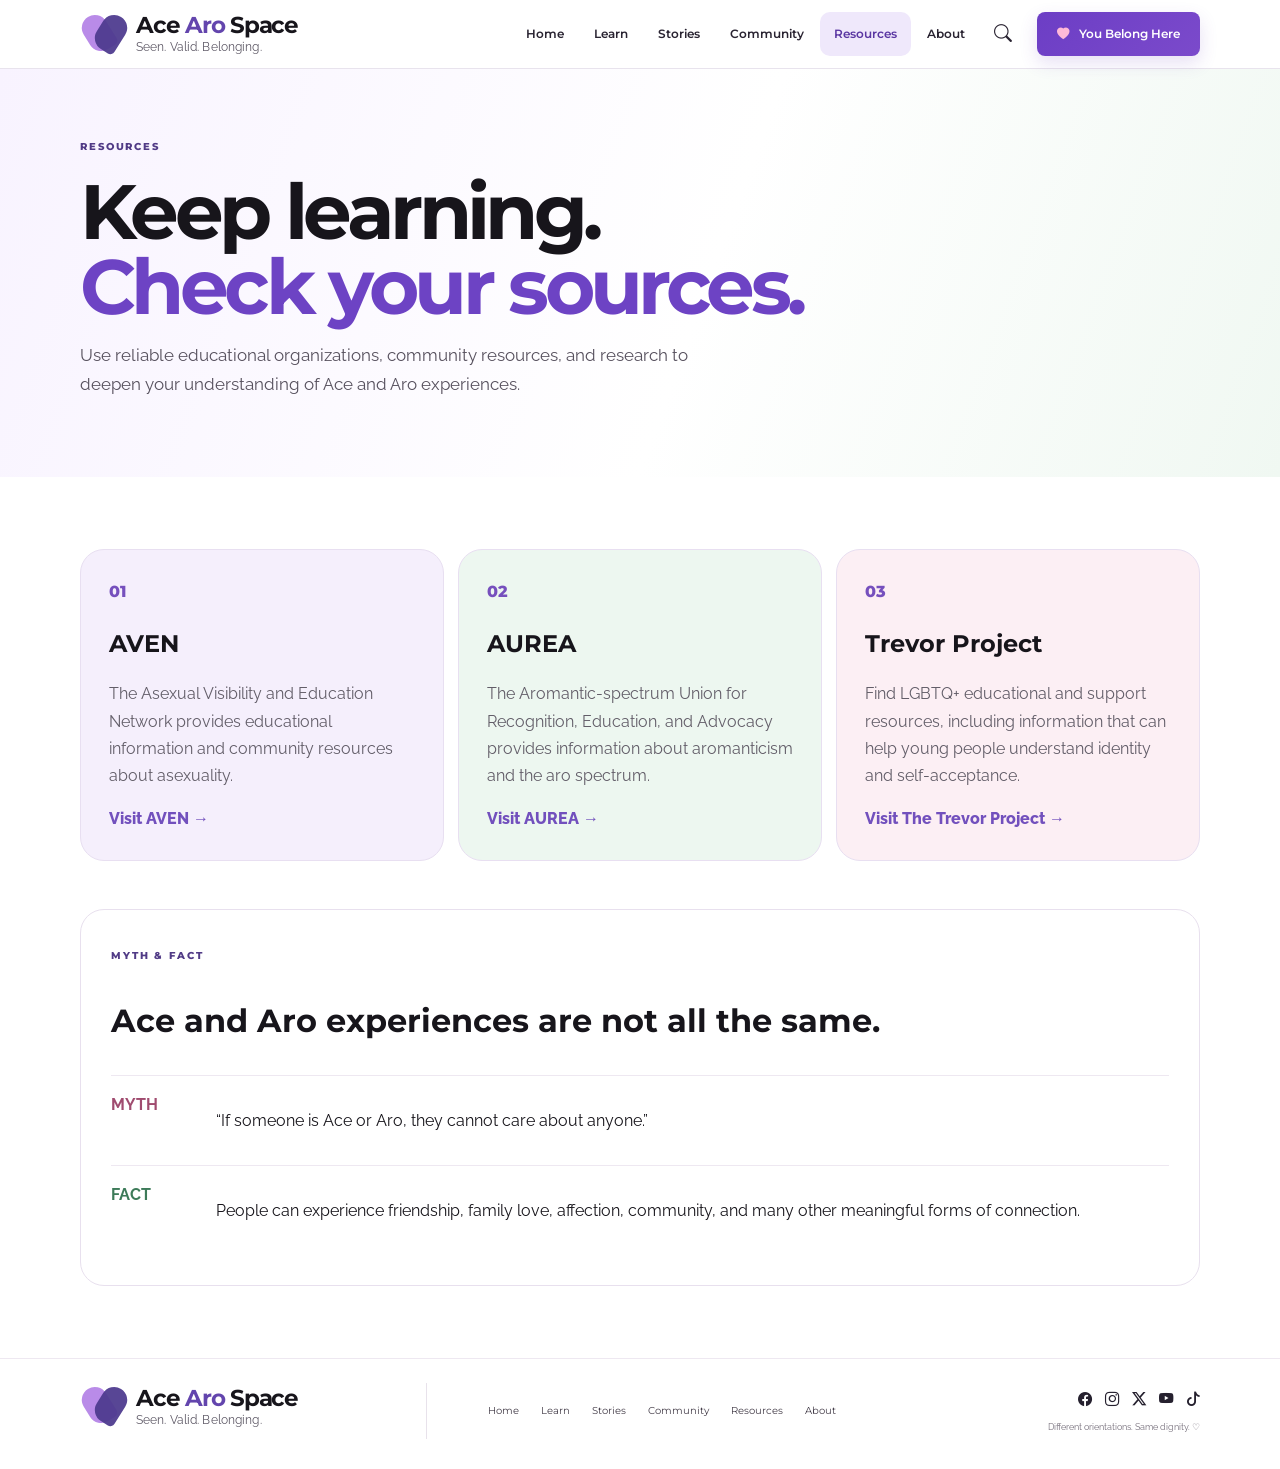
<file: contact.html>
<!DOCTYPE html>
<html lang="en">
 <head>
  <meta charset="utf-8"/>
  <meta content="width=device-width, initial-scale=1" name="viewport"/>
  <title>
   AceAroSpace &mdash; Resources
  </title>
  <meta content="Trusted resources for learning about asexuality, aromanticism, and LGBTQ+ support." name="description"/>
  <link href="https://fonts.googleapis.com" rel="preconnect"/>
  <link crossorigin="" href="https://fonts.gstatic.com" rel="preconnect"/>
  <link href="https://fonts.googleapis.com/css2?family=Montserrat:wght@400;500;600;700;800&amp;family=Raleway:wght@400;500;600;700&amp;display=swap" rel="stylesheet"/>
  <link href="https://cdn.jsdelivr.net/npm/bootstrap-icons@1.11.3/font/bootstrap-icons.css" rel="stylesheet"/>
  <link href="assets/css/main.css" rel="stylesheet"/>
 </head>
 <body class="inner-page">
  <header class="site-header">
   <div class="container header-inner">
    <a aria-label="AceAroSpace Home" class="brand-logo" href="index.html">
     <span class="brand-mark">
      <span>
      </span>
      <span>
      </span>
     </span>
     <span class="brand-copy">
      <strong>
       Ace
       <span>
        Aro
       </span>
       Space
      </strong>
      <small>
       Seen. Valid. Belonging.
      </small>
     </span>
    </a>
    <button aria-expanded="false" aria-label="Open menu" class="navbar-toggler" data-mobile-menu="" type="button">
     <i class="bi bi-list">
     </i>
    </button>
    <nav class="main-nav" data-main-nav="">
     <a href="index.html">
      Home
     </a>
     <a class="" href="category.html">
      Learn
     </a>
     <a class="" href="blog-details.html">
      Stories
     </a>
     <a class="" href="author-profile.html">
      Community
     </a>
     <a class="active" href="contact.html">
      Resources
     </a>
     <a class="" href="about.html">
      About
     </a>
     <a aria-label="Search" class="search-link" href="search-results.html">
      <i class="bi bi-search">
      </i>
     </a>
     <a class="belong-btn" href="starter-page.html">
      <i class="bi bi-heart-fill">
      </i>
      You Belong Here
     </a>
    </nav>
   </div>
  </header>
  <main>
   <section class="inner-hero resources-hero">
    <div class="container">
     <span class="section-kicker">
      RESOURCES
     </span>
     <h1>
      Keep learning.
      <br/>
      <span>
       Check your sources.
      </span>
     </h1>
     <p>
      Use reliable educational organizations, community resources, and research to deepen your understanding of Ace and Aro experiences.
     </p>
    </div>
   </section>
   <section class="section-pad">
    <div class="container">
     <div class="resource-grid">
      <article class="resource-tile">
       <span class="resource-number">
        01
       </span>
       <h2>
        AVEN
       </h2>
       <p>
        The Asexual Visibility and Education Network provides educational information and community resources about asexuality.
       </p>
       <a href="https://www.asexuality.org/" rel="noopener" target="_blank">
        Visit AVEN &rarr;
       </a>
      </article>
      <article class="resource-tile green-resource">
       <span class="resource-number">
        02
       </span>
       <h2>
        AUREA
       </h2>
       <p>
        The Aromantic-spectrum Union for Recognition, Education, and Advocacy provides information about aromanticism and the aro spectrum.
       </p>
       <a href="https://www.aromanticism.org/" rel="noopener" target="_blank">
        Visit AUREA &rarr;
       </a>
      </article>
      <article class="resource-tile pink-resource">
       <span class="resource-number">
        03
       </span>
       <h2>
        Trevor Project
       </h2>
       <p>
        Find LGBTQ+ educational and support resources, including information that can help young people understand identity and self-acceptance.
       </p>
       <a href="https://www.thetrevorproject.org/" rel="noopener" target="_blank">
        Visit The Trevor Project &rarr;
       </a>
      </article>
     </div>
     <div class="myth-box mt-5">
      <span class="section-kicker">
       MYTH &amp; FACT
      </span>
      <h2>
       Ace and Aro experiences are not all the same.
      </h2>
      <div class="myth-row">
       <b>
        MYTH
       </b>
       <p>
        &ldquo;If someone is Ace or Aro, they cannot care about anyone.&rdquo;
       </p>
      </div>
      <div class="fact-row">
       <b>
        FACT
       </b>
       <p>
        People can experience friendship, family love, affection, community, and many other meaningful forms of connection.
       </p>
      </div>
     </div>
    </div>
   </section>
  </main>
  <footer class="home-footer">
   <div class="container footer-grid">
    <div class="footer-brand-wrap">
     <a class="brand-logo" href="index.html">
      <span class="brand-mark">
       <span>
       </span>
       <span>
       </span>
      </span>
      <span class="brand-copy">
       <strong>
        Ace
        <span>
         Aro
        </span>
        Space
       </strong>
       <small>
        Seen. Valid. Belonging.
       </small>
      </span>
     </a>
    </div>
    <div class="footer-links">
     <a href="index.html">
      Home
     </a>
     <a href="category.html">
      Learn
     </a>
     <a href="blog-details.html">
      Stories
     </a>
     <a href="author-profile.html">
      Community
     </a>
     <a href="contact.html">
      Resources
     </a>
     <a href="about.html">
      About
     </a>
    </div>
    <div class="footer-social">
     <div>
      <a aria-label="Facebook" href="#">
       <i class="bi bi-facebook">
       </i>
      </a>
      <a aria-label="Instagram" href="#">
       <i class="bi bi-instagram">
       </i>
      </a>
      <a aria-label="X" href="#">
       <i class="bi bi-twitter-x">
       </i>
      </a>
      <a aria-label="YouTube" href="#">
       <i class="bi bi-youtube">
       </i>
      </a>
      <a aria-label="TikTok" href="#">
       <i class="bi bi-tiktok">
       </i>
      </a>
     </div>
     <small>
      Different orientations. Same dignity. ♡
     </small>
    </div>
   </div>
  </footer>
  <script src="assets/js/main.js">
  </script>
 </body>
</html>
</file>
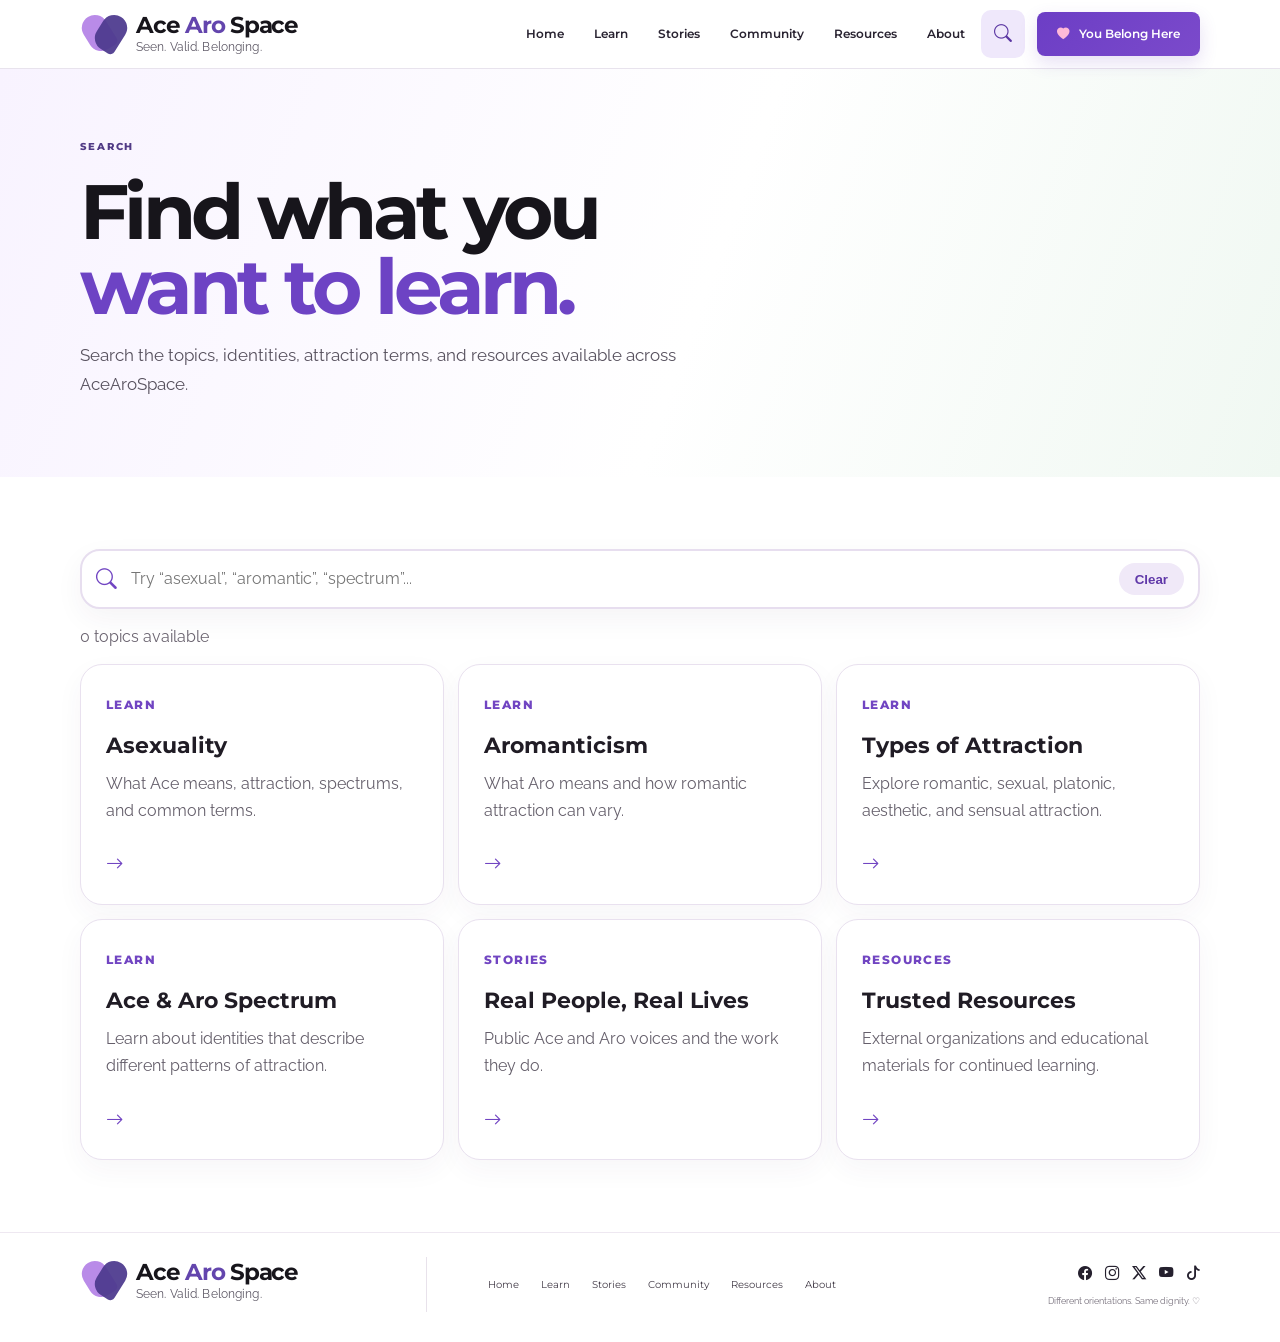
<file: search-results.html>
<!DOCTYPE html>
<html lang="en">
 <head>
  <meta charset="utf-8"/>
  <meta content="width=device-width, initial-scale=1" name="viewport"/>
  <title>
   AceAroSpace &mdash; Search
  </title>
  <meta content="Search AceAroSpace learning topics and resources." name="description"/>
  <link href="https://fonts.googleapis.com" rel="preconnect"/>
  <link crossorigin="" href="https://fonts.gstatic.com" rel="preconnect"/>
  <link href="https://fonts.googleapis.com/css2?family=Montserrat:wght@400;500;600;700;800&amp;family=Raleway:wght@400;500;600;700&amp;display=swap" rel="stylesheet"/>
  <link href="https://cdn.jsdelivr.net/npm/bootstrap-icons@1.11.3/font/bootstrap-icons.css" rel="stylesheet"/>
  <link href="assets/css/main.css" rel="stylesheet"/>
 </head>
 <body class="inner-page">
  <header class="site-header">
   <div class="container header-inner">
    <a class="brand-logo" href="index.html">
     <span class="brand-mark">
      <span>
      </span>
      <span>
      </span>
     </span>
     <span class="brand-copy">
      <strong>
       Ace
       <span>
        Aro
       </span>
       Space
      </strong>
      <small>
       Seen. Valid. Belonging.
      </small>
     </span>
    </a>
    <button aria-expanded="false" aria-label="Open menu" class="navbar-toggler" data-mobile-menu="" type="button">
     <i class="bi bi-list">
     </i>
    </button>
    <nav class="main-nav" data-main-nav="">
     <a href="index.html">
      Home
     </a>
     <a href="category.html">
      Learn
     </a>
     <a href="blog-details.html">
      Stories
     </a>
     <a href="author-profile.html">
      Community
     </a>
     <a href="contact.html">
      Resources
     </a>
     <a href="about.html">
      About
     </a>
     <a class="search-link active" href="search-results.html">
      <i class="bi bi-search">
      </i>
     </a>
     <a class="belong-btn" href="starter-page.html">
      <i class="bi bi-heart-fill">
      </i>
      You Belong Here
     </a>
    </nav>
   </div>
  </header>
  <main>
   <section class="inner-hero">
    <div class="container">
     <span class="section-kicker">
      SEARCH
     </span>
     <h1>
      Find what you
      <br/>
      <span>
       want to learn.
      </span>
     </h1>
     <p>
      Search the topics, identities, attraction terms, and resources available across AceAroSpace.
     </p>
    </div>
   </section>
   <section class="section-pad">
    <div class="container">
     <div class="search-modern">
      <i class="bi bi-search">
      </i>
      <input aria-label="Search AceAroSpace" id="siteSearch" placeholder="Try &ldquo;asexual&rdquo;, &ldquo;aromantic&rdquo;, &ldquo;spectrum&rdquo;..." type="search"/>
      <button id="clearSearch" type="button">
       Clear
      </button>
     </div>
     <p class="search-count" id="resultCount">
      Showing all topics
     </p>
     <div class="search-cards" id="searchCards">
      <a class="search-card" data-search="asexual ace sexual attraction spectrum" href="category.html">
       <span>
        LEARN
       </span>
       <h2>
        Asexuality
       </h2>
       <p>
        What Ace means, attraction, spectrums, and common terms.
       </p>
       <i class="bi bi-arrow-right">
       </i>
      </a>
      <a class="search-card" data-search="aromantic aro romantic attraction spectrum" href="category.html">
       <span>
        LEARN
       </span>
       <h2>
        Aromanticism
       </h2>
       <p>
        What Aro means and how romantic attraction can vary.
       </p>
       <i class="bi bi-arrow-right">
       </i>
      </a>
      <a class="search-card" data-search="attraction romantic sexual platonic aesthetic sensual" href="category.html#attraction">
       <span>
        LEARN
       </span>
       <h2>
        Types of Attraction
       </h2>
       <p>
        Explore romantic, sexual, platonic, aesthetic, and sensual attraction.
       </p>
       <i class="bi bi-arrow-right">
       </i>
      </a>
      <a class="search-card" data-search="graysexual demisexual grayromantic demiromantic spectrum" href="category.html#spectrum">
       <span>
        LEARN
       </span>
       <h2>
        Ace &amp; Aro Spectrum
       </h2>
       <p>
        Learn about identities that describe different patterns of attraction.
       </p>
       <i class="bi bi-arrow-right">
       </i>
      </a>
      <a class="search-card" data-search="real people lives jaiden yasmin alice keri tim ace aro stories" href="blog-details.html#real-people">
       <span>
        STORIES
       </span>
       <h2>
        Real People, Real Lives
       </h2>
       <p>
        Public Ace and Aro voices and the work they do.
       </p>
       <i class="bi bi-arrow-right">
       </i>
      </a>
      <a class="search-card" data-search="resources aven aurea support learning" href="contact.html">
       <span>
        RESOURCES
       </span>
       <h2>
        Trusted Resources
       </h2>
       <p>
        External organizations and educational materials for continued learning.
       </p>
       <i class="bi bi-arrow-right">
       </i>
      </a>
     </div>
    </div>
   </section>
  </main>
  <footer class="home-footer">
   <div class="container footer-grid">
    <div class="footer-brand-wrap">
     <a class="brand-logo" href="index.html">
      <span class="brand-mark">
       <span>
       </span>
       <span>
       </span>
      </span>
      <span class="brand-copy">
       <strong>
        Ace
        <span>
         Aro
        </span>
        Space
       </strong>
       <small>
        Seen. Valid. Belonging.
       </small>
      </span>
     </a>
    </div>
    <div class="footer-links">
     <a href="index.html">
      Home
     </a>
     <a href="category.html">
      Learn
     </a>
     <a href="blog-details.html">
      Stories
     </a>
     <a href="author-profile.html">
      Community
     </a>
     <a href="contact.html">
      Resources
     </a>
     <a href="about.html">
      About
     </a>
    </div>
    <div class="footer-social">
     <div>
      <a href="#">
       <i class="bi bi-facebook">
       </i>
      </a>
      <a href="#">
       <i class="bi bi-instagram">
       </i>
      </a>
      <a href="#">
       <i class="bi bi-twitter-x">
       </i>
      </a>
      <a href="#">
       <i class="bi bi-youtube">
       </i>
      </a>
      <a href="#">
       <i class="bi bi-tiktok">
       </i>
      </a>
     </div>
     <small>
      Different orientations. Same dignity. ♡
     </small>
    </div>
   </div>
  </footer>
  <script src="assets/js/main.js">
  </script>
  <script>
   document.addEventListener('DOMContentLoaded',()=>{const input=document.getElementById('siteSearch'),cards=[...document.querySelectorAll('.search-card')],count=document.getElementById('resultCount'),clear=document.getElementById('clearSearch');function run(){const q=input.value.trim().toLowerCase();let n=0;cards.forEach(c=>{const ok=!q||c.dataset.search.includes(q)||c.textContent.toLowerCase().includes(q);c.classList.toggle('hidden-card',!ok);if(ok)n++;});count.textContent=q?`${n} result${n===1?'':'s'} found`:'Showing all topics'}input.addEventListener('input',run);clear.addEventListener('click',()=>{input.value='';run();input.focus()})});
  </script>
 </body>
</html>
</file>
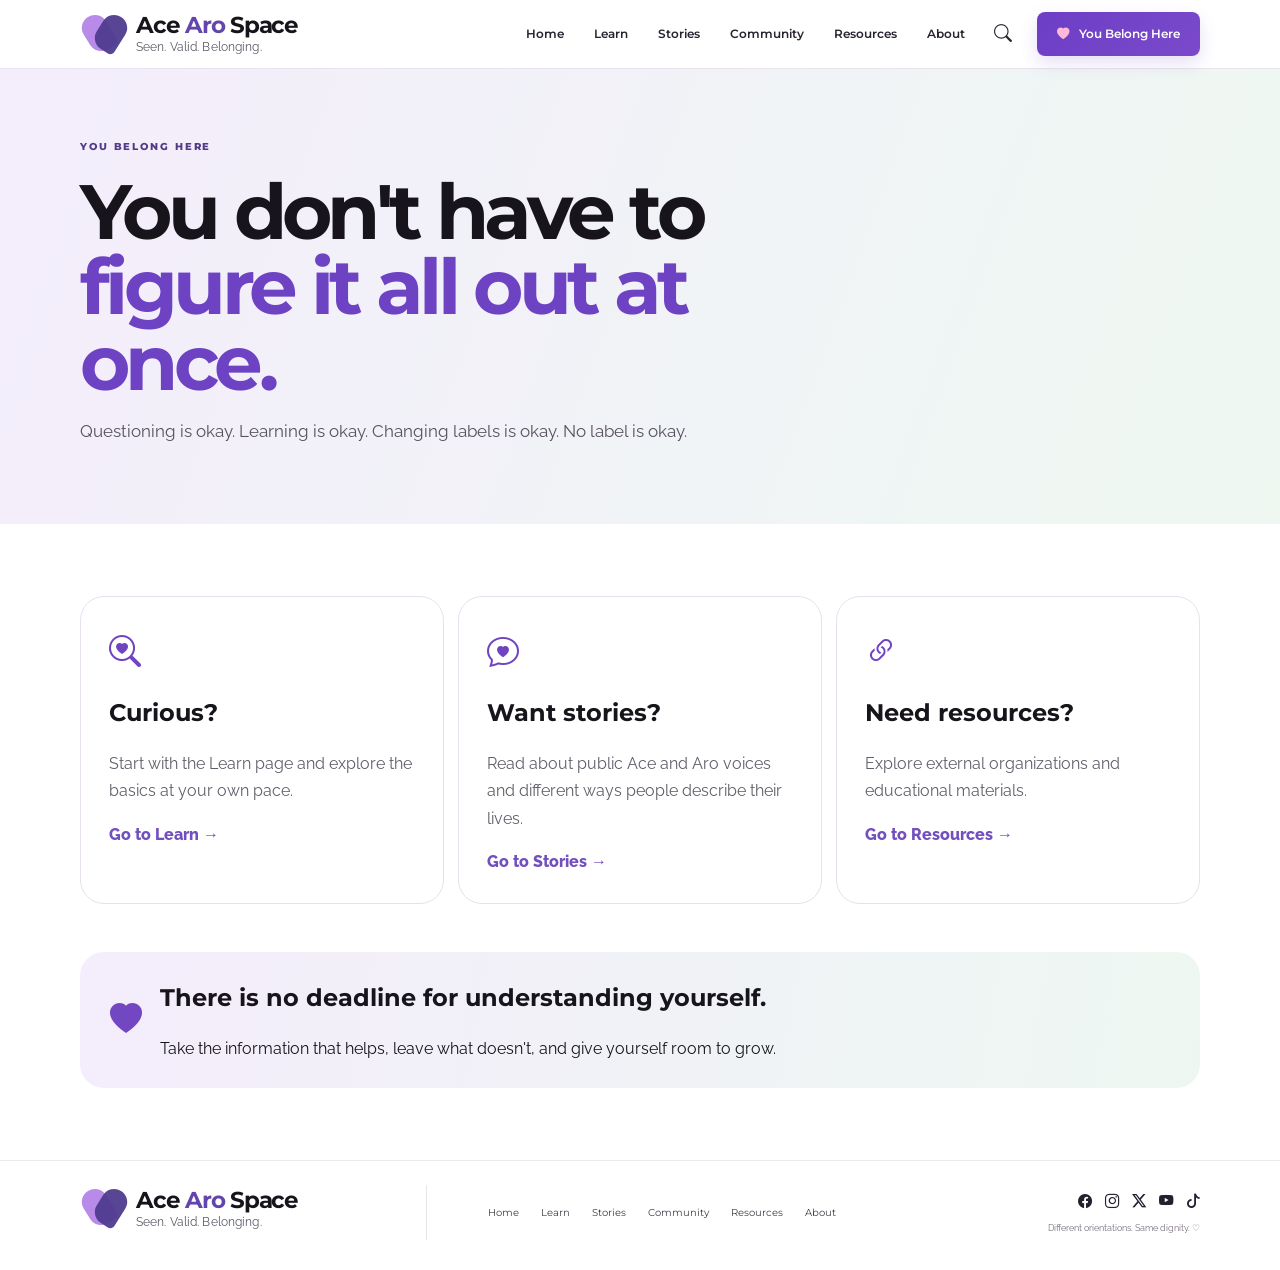
<file: starter-page.html>
<!DOCTYPE html>
<html lang="en">
 <head>
  <meta charset="utf-8"/>
  <meta content="width=device-width, initial-scale=1" name="viewport"/>
  <title>
   AceAroSpace &mdash; You Belong Here
  </title>
  <meta content="A welcoming page for questioning, learning, and exploring Ace and Aro experiences." name="description"/>
  <link href="https://fonts.googleapis.com" rel="preconnect"/>
  <link crossorigin="" href="https://fonts.gstatic.com" rel="preconnect"/>
  <link href="https://fonts.googleapis.com/css2?family=Montserrat:wght@400;500;600;700;800&amp;family=Raleway:wght@400;500;600;700&amp;display=swap" rel="stylesheet"/>
  <link href="https://cdn.jsdelivr.net/npm/bootstrap-icons@1.11.3/font/bootstrap-icons.css" rel="stylesheet"/>
  <link href="assets/css/main.css" rel="stylesheet"/>
 </head>
 <body class="inner-page">
  <header class="site-header">
   <div class="container header-inner">
    <a aria-label="AceAroSpace Home" class="brand-logo" href="index.html">
     <span class="brand-mark">
      <span>
      </span>
      <span>
      </span>
     </span>
     <span class="brand-copy">
      <strong>
       Ace
       <span>
        Aro
       </span>
       Space
      </strong>
      <small>
       Seen. Valid. Belonging.
      </small>
     </span>
    </a>
    <button aria-expanded="false" aria-label="Open menu" class="navbar-toggler" data-mobile-menu="" type="button">
     <i class="bi bi-list">
     </i>
    </button>
    <nav class="main-nav" data-main-nav="">
     <a href="index.html">
      Home
     </a>
     <a class="" href="category.html">
      Learn
     </a>
     <a class="" href="blog-details.html">
      Stories
     </a>
     <a class="" href="author-profile.html">
      Community
     </a>
     <a class="" href="contact.html">
      Resources
     </a>
     <a class="" href="about.html">
      About
     </a>
     <a aria-label="Search" class="search-link" href="search-results.html">
      <i class="bi bi-search">
      </i>
     </a>
     <a class="belong-btn" href="starter-page.html">
      <i class="bi bi-heart-fill">
      </i>
      You Belong Here
     </a>
    </nav>
   </div>
  </header>
  <main>
   <section class="inner-hero belong-hero">
    <div class="container">
     <span class="section-kicker">
      YOU BELONG HERE
     </span>
     <h1>
      You don't have to
      <br/>
      <span>
       figure it all out at once.
      </span>
     </h1>
     <p>
      Questioning is okay. Learning is okay. Changing labels is okay. No label is okay.
     </p>
    </div>
   </section>
   <section class="section-pad">
    <div class="container">
     <div class="belong-grid">
      <article>
       <i class="bi bi-search-heart">
       </i>
       <h2>
        Curious?
       </h2>
       <p>
        Start with the Learn page and explore the basics at your own pace.
       </p>
       <a href="category.html">
        Go to Learn &rarr;
       </a>
      </article>
      <article>
       <i class="bi bi-chat-heart">
       </i>
       <h2>
        Want stories?
       </h2>
       <p>
        Read about public Ace and Aro voices and different ways people describe their lives.
       </p>
       <a href="blog-details.html">
        Go to Stories &rarr;
       </a>
      </article>
      <article>
       <i class="bi bi-link-45deg">
       </i>
       <h2>
        Need resources?
       </h2>
       <p>
        Explore external organizations and educational materials.
       </p>
       <a href="contact.html">
        Go to Resources &rarr;
       </a>
      </article>
     </div>
     <div class="belong-note mt-5">
      <i class="bi bi-heart-fill">
      </i>
      <div>
       <h2>
        There is no deadline for understanding yourself.
       </h2>
       <p class="mb-0">
        Take the information that helps, leave what doesn't, and give yourself room to grow.
       </p>
      </div>
     </div>
    </div>
   </section>
  </main>
  <footer class="home-footer">
   <div class="container footer-grid">
    <div class="footer-brand-wrap">
     <a class="brand-logo" href="index.html">
      <span class="brand-mark">
       <span>
       </span>
       <span>
       </span>
      </span>
      <span class="brand-copy">
       <strong>
        Ace
        <span>
         Aro
        </span>
        Space
       </strong>
       <small>
        Seen. Valid. Belonging.
       </small>
      </span>
     </a>
    </div>
    <div class="footer-links">
     <a href="index.html">
      Home
     </a>
     <a href="category.html">
      Learn
     </a>
     <a href="blog-details.html">
      Stories
     </a>
     <a href="author-profile.html">
      Community
     </a>
     <a href="contact.html">
      Resources
     </a>
     <a href="about.html">
      About
     </a>
    </div>
    <div class="footer-social">
     <div>
      <a aria-label="Facebook" href="#">
       <i class="bi bi-facebook">
       </i>
      </a>
      <a aria-label="Instagram" href="#">
       <i class="bi bi-instagram">
       </i>
      </a>
      <a aria-label="X" href="#">
       <i class="bi bi-twitter-x">
       </i>
      </a>
      <a aria-label="YouTube" href="#">
       <i class="bi bi-youtube">
       </i>
      </a>
      <a aria-label="TikTok" href="#">
       <i class="bi bi-tiktok">
       </i>
      </a>
     </div>
     <small>
      Different orientations. Same dignity. ♡
     </small>
    </div>
   </div>
  </footer>
  <script src="assets/js/main.js">
  </script>
 </body>
</html>
</file>
<file: assets/css/main.css>
:root  {
    --purple:#7250bd;
    --purple-dark:#563696;
    --purple-soft:#f1ebfb;
    --green:#5d806d;
    --green-soft:#edf4ef;
    --ink:#17151b;
    --muted:#68636f;
    --border:#e8e3ed
}
*  {
    box-sizing:border-box
}
html  {
    scroll-behavior:smooth
}
body  {
    margin:0;
    background:#fff;
    color:var(--ink);
    font-family:Raleway,Arial,sans-serif;
    line-height:1.7
}
h1,h2,h3,h4,h5,h6,.navbar,.brand,.btn,.eyebrow  {
    font-family:Montserrat,Arial,sans-serif
}
a  {
    color:var(--purple);
    text-decoration:none
}
.container  {
    width:min(1120px,calc(100% - 32px));
    margin:auto
}
.site-header  {
    background:rgba(255,255,255,.97);
    border-bottom:1px solid var(--border);
    z-index:1000
}
.navbar  {
    display:flex;
    align-items:center;
    justify-content:space-between;
    min-height:78px
}
.brand  {
    font-size:1.55rem;
    font-weight:800;
    color:#17151b;
    letter-spacing:-.04em
}
.brand span  {
    color:var(--purple)
}
.navbar-collapse  {
    display:flex;
    align-items:center
}
.navbar-nav  {
    display:flex;
    align-items:center;
    gap:.35rem;
    margin:0;
    padding:0;
    list-style:none
}
.nav-item  {
    display:flex;
    align-items:center
}
.nav-link  {
    display:block;
    padding:.55rem .7rem;
    color:#37323d;
    font-weight:600
}
.nav-link:hover  {
    color:var(--purple)
}
.navbar-toggler  {
    display:none;
    border:1px solid var(--border);
    background:#fff;
    border-radius:10px;
    padding:.5rem .7rem
}
.theme-toggle  {
    border:1px solid #ddd6e6;
    background:#fff;
    border-radius:999px;
    width:42px;
    height:42px;
    display:grid;
    place-items:center;
    color:var(--ink)
}
.btn  {
    display:inline-flex;
    align-items:center;
    justify-content:center;
    border:1px solid transparent;
    padding:.65rem 1rem;
    border-radius:999px;
    font-weight:700;
    cursor:pointer
}
.btn-primary  {
    background:var(--purple);
    border-color:var(--purple);
    color:#fff
}
.btn-primary:hover  {
    background:var(--purple-dark);
    color:#fff
}
.btn-dark  {
    background:#17151b;
    border-color:#17151b;
    color:#fff
}
.btn-outline-dark  {
    background:#fff;
    border-color:#17151b;
    color:#17151b
}
.btn-outline-secondary  {
    background:#fff;
    border-color:#bdb7c4;
    color:#37323d
}
.rounded-pill  {
    border-radius:999px
}
.hero-section  {
    background:linear-gradient(135deg,#faf8fd,#fff);
    padding:72px 0 60px
}
.page-hero  {
    background:linear-gradient(135deg,#f4eefc,#fff);
    padding:75px 0
}
.page-hero h1,.hero-section h1  {
    font-size:clamp(2.5rem,6vw,5rem);
    line-height:1.03;
    letter-spacing:-.055em;
    margin:1rem 0
}
.hero-section p,.page-hero p  {
    max-width:720px;
    color:var(--muted);
    font-size:1.12rem
}
.section-pad  {
    padding:72px 0
}
.soft-section  {
    background:#fbfafc;
    padding:55px 0
}
.section-heading  {
    max-width:760px
}
.section-heading h2  {
    font-size:clamp(2rem,4vw,3rem);
    letter-spacing:-.04em;
    margin:.5rem 0
}
.section-heading p  {
    color:var(--muted)
}
.row  {
    display:flex;
    flex-wrap:wrap;
    margin:-.75rem
}
.row>[class*="col-"]  {
    padding:.75rem
}
.col-lg-7  {
    width:58.333%
}
.col-lg-5  {
    width:41.667%
}
.col-lg-8  {
    width:66.667%
}
.col-lg-4  {
    width:33.333%
}
.col-md-6  {
    width:50%
}
.col-md-4  {
    width:33.333%
}
.col-6  {
    width:50%
}
.identity-card,.info-card,.term-card,.resource-card,.interactive-panel,.article,.content-card,.side-card,.search-panel  {
    background:#fff;
    border:1px solid var(--border);
    border-radius:22px;
    padding:1.5rem;
    box-shadow:0 12px 35px rgba(48,34,67,.06)
}
.identity-card h3  {
    margin-top:1rem
}
.flag-strip  {
    height:12px;
    border-radius:999px;
    margin-bottom:1rem
}
.ace-strip  {
    background:linear-gradient(90deg,#111,#a3a3a3,#fff,#a3a3a3,#111)
}
.aro-strip  {
    background:linear-gradient(90deg,#3a234b,#8c68a5,#fff,#6f8aa0,#4c315d)
}
.info-card  {
    height:100%;
    transition:.2s
}
.info-card:hover,.term-card:hover  {
    transform:translateY(-3px)
}
.info-card i,.resource-icon  {
    font-size:2rem;
    color:var(--purple)
}
.info-card h3  {
    margin-top:1rem
}
.info-card p,.resource-card p,.term-card p  {
    color:var(--muted)
}
.clean-list  {
    padding-left:1.2rem
}
.site-footer  {
    background:#17151b;
    color:#ddd
}
.site-footer .brand  {
    color:#fff
}
.site-footer h6  {
    color:#fff
}
.site-footer a  {
    display:block;
    color:#cfc8d8;
    margin:.35rem 0
}
.site-footer p  {
    color:#aaa
}
hr  {
    border:0;
    border-top:1px solid rgba(255,255,255,.14)
}
.display-3  {
    font-size:clamp(2.5rem,6vw,5rem)
}
.fw-bold  {
    font-weight:800
}
.fw-semibold  {
    font-weight:700
}
.lead  {
    font-size:1.15rem
}
.d-flex  {
    display:flex
}
.flex-wrap  {
    flex-wrap:wrap
}
.align-items-center  {
    align-items:center
}
.text-center  {
    text-align:center
}
.text-muted  {
    color:var(--muted)!important
}
.w-100  {
    width:100%
}
.h-100  {
    height:100%
}
.mt-2  {
    margin-top:.5rem
}
.mt-3  {
    margin-top:1rem
}
.mt-4  {
    margin-top:1.5rem
}
.mt-5  {
    margin-top:3rem
}
.mb-0  {
    margin-bottom:0
}
.my-3  {
    margin-top:1rem;
    margin-bottom:1rem
}
.my-4  {
    margin-top:1.5rem;
    margin-bottom:1.5rem
}
.g-3  {
    gap:1rem
}
.g-4  {
    gap:1.5rem
}
.g-5  {
    gap:3rem
}
.gap-2  {
    gap:.5rem
}
.gap-3  {
    gap:1rem
}
.py-3  {
    padding-top:1rem;
    padding-bottom:1rem
}
.py-5  {
    padding-top:3rem;
    padding-bottom:3rem
}
.px-4  {
    padding-left:1.5rem;
    padding-right:1.5rem
}
.text-lg-end  {
    text-align:right
}
.visually-hidden  {
    position:absolute;
    width:1px;
    height:1px;
    padding:0;
    margin:-1px;
    overflow:hidden;
    clip:rect(0,0,0,0);
    white-space:nowrap;
    border:0
}
.search-panel  {
    display:flex;
    gap:.75rem;
    align-items:center
}
.search-panel .form-control  {
    flex:1
}
.form-control  {
    width:100%;
    padding:.85rem 1rem;
    border:1px solid #d9d3df;
    border-radius:14px;
    font:inherit
}
.choice-grid  {
    display:grid;
    grid-template-columns:repeat(3,1fr);
    gap:1rem
}
.choice-btn  {
    width:100%;
    min-height:110px;
    text-align:left;
    border:1px solid #e8e3ed;
    background:#fff;
    border-radius:18px;
    padding:1.15rem;
    transition:.2s;
    cursor:pointer
}
.choice-btn:hover,.choice-btn:focus  {
    border-color:#c9b6e9;
    transform:translateY(-2px)
}
.choice-btn.active  {
    background:var(--purple-soft);
    border-color:#bda6e5
}
.reveal-box  {
    margin-top:1rem;
    padding:1.25rem;
    border-radius:18px;
    background:#faf9fc;
    border-left:4px solid var(--purple)
}
.quiz-option  {
    width:100%;
    text-align:left;
    border:1px solid #e7e2ec;
    background:#fff;
    border-radius:14px;
    padding:.85rem 1rem;
    margin:.45rem 0;
    cursor:pointer
}
.quiz-option.correct  {
    border-color:#5f806d;
    background:#edf4ef
}
.quiz-option.wrong  {
    border-color:#b85c6f;
    background:#fbecf0
}
.quiz-progress  {
    height:8px;
    border-radius:99px;
    background:#eee9f3;
    overflow:hidden
}
.quiz-progress span  {
    display:block;
    height:100%;
    width:0;
    background:var(--purple);
    transition:width .25s
}
.result-count  {
    color:var(--muted);
    font-size:.9rem
}
.reaction-row  {
    display:flex;
    flex-wrap:wrap;
    gap:.6rem;
    margin-top:1.5rem
}
.reaction-btn  {
    border:1px solid #e5e0ea;
    background:#fff;
    border-radius:999px;
    padding:.6rem .9rem;
    cursor:pointer
}
.reaction-btn.active  {
    background:var(--purple-soft);
    border-color:#bda6e5
}
.prompt-box  {
    background:linear-gradient(135deg,var(--green-soft),var(--purple-soft));
    border-radius:22px;
    padding:1.5rem
}
.filter-bar  {
    display:flex;
    flex-wrap:wrap;
    gap:.5rem
}
.filter-btn  {
    border:1px solid #ddd6e6;
    background:#fff;
    border-radius:999px;
    padding:.5rem .9rem;
    cursor:pointer
}
.filter-btn.active  {
    background:var(--purple);
    color:#fff
}
.faq-item  {
    border-bottom:1px solid #eee;
    padding:.2rem 0
}
.faq-btn  {
    width:100%;
    display:flex;
    justify-content:space-between;
    align-items:center;
    text-align:left;
    background:#fff;
    border:0;
    padding:1rem 0;
    font-weight:700;
    font-family:Montserrat;
    cursor:pointer
}
.faq-answer  {
    display:none;
    color:var(--muted);
    padding:0 0 1rem
}
.faq-item.open .faq-answer  {
    display:block
}
.hidden-card  {
    display:none!important
}
.eyebrow  {
    font-size:.78rem;
    letter-spacing:.14em;
    color:var(--purple);
    font-weight:800
}
@media(max-width:991px)  {
    .navbar-toggler  {
        display:block
    }
    .navbar-collapse  {
        display:none;
        width:100%;
        padding-top:1rem
    }
    .navbar-collapse.show  {
        display:block
    }
    .navbar  {
        flex-wrap:wrap
    }
    .navbar-nav  {
        flex-direction:column;
        align-items:stretch;
        gap:0
    }
    .nav-link  {
        padding:.7rem 0
    }
    .nav-item  {
        display:block
    }
    .col-lg-7,.col-lg-5,.col-lg-8,.col-lg-4  {
        width:100%
    }
    .text-lg-end  {
        text-align:left
    }
}
@media(min-width:992px)  {
    .navbar-collapse  {
        display:flex!important
    }
}
@media(max-width:767px)  {
    .col-md-6,.col-md-4  {
        width:100%
    }
    .choice-grid  {
        grid-template-columns:1fr
    }
    .section-pad  {
        padding:50px 0
    }
    .search-panel  {
        flex-wrap:wrap
    }
    .search-panel .form-control  {
        flex-basis:100%
    }
}
.real-people-section  {
    background:#fbfafc
}
.mx-auto  {
    margin-left:auto;
    margin-right:auto
}
.people-card  {
    overflow:hidden;
    background:#fff;
    border:1px solid var(--border);
    border-radius:22px;
    box-shadow:0 12px 35px rgba(48,34,67,.06);
    transition:transform .2s,box-shadow .2s
}
.people-card:hover  {
    transform:translateY(-4px);
    box-shadow:0 16px 40px rgba(48,34,67,.1)
}
.people-photo  {
    display:block;
    width:100%;
    height:300px;
    object-fit:cover;
    object-position:center top;
    background:var(--purple-soft)
}
.people-body  {
    padding:1.35rem 1.4rem 1.5rem
}
.people-body h3  {
    margin:.55rem 0 .2rem;
    font-size:1.35rem
}
.people-body p  {
    color:var(--muted)
}
.people-role  {
    font-weight:700;
    color:var(--green)!important;
    font-size:.95rem;
    margin-bottom:.75rem
}
.people-badge  {
    display:inline-block;
    padding:.3rem .65rem;
    border-radius:999px;
    background:var(--purple-soft);
    color:var(--purple-dark);
    font-family:Montserrat,Arial,sans-serif;
    font-size:.72rem;
    font-weight:800;
    letter-spacing:.08em
}
.people-body a  {
    font-weight:700
}
.not-broken-panel  {
    display:flex;
    gap:1.25rem;
    align-items:flex-start;
    padding:1.6rem;
    border-radius:22px;
    background:linear-gradient(135deg,var(--green-soft),var(--purple-soft));
    border:1px solid #dfe8e1
}
.not-broken-icon  {
    flex:0 0 52px;
    width:52px;
    height:52px;
    border-radius:50%;
    display:grid;
    place-items:center;
    background:#fff;
    color:var(--purple);
    font-size:1.35rem
}
.not-broken-panel h2  {
    font-size:clamp(1.7rem,3vw,2.4rem)
}
.source-box  {
    padding:1rem 1.15rem;
    border-radius:16px;
    background:#faf9fc;
    border:1px solid var(--border);
    color:var(--muted);
    font-size:.9rem
}
.source-box a  {
    display:inline;
    color:var(--purple);
    font-weight:600
}
@media(max-width:767px)  {
    .people-photo  {
        height:270px
    }
    .not-broken-panel  {
        flex-direction:column
    }
    .not-broken-icon  {
        flex-basis:auto
    }
}
/* AceAroSpace Home redesign */
.home-page {
    background:#fff;
    overflow-x:hidden
}
.home-page .site-header {
    background:rgba(255,255,255,.96);
    border-bottom:1px solid #eee7f2;
    backdrop-filter:blur(12px)
}
.header-inner {
    min-height:68px;
    display:flex;
    align-items:center;
    justify-content:space-between;
    gap:28px
}
.brand-logo {
    display:inline-flex;
    align-items:center;
    gap:9px;
    color:#17151b;
    text-decoration:none;
    flex-shrink:0
}
.brand-mark {
    position:relative;
    width:47px;
    height:47px;
    display:inline-block
}
.brand-mark span {
    position:absolute;
    width:26px;
    height:38px;
    border-radius:16px 16px 6px 16px;
    transform:rotate(-32deg);
    top:3px
}
.brand-mark span:first-child {
    background:#b98be8;
    left:5px
}
.brand-mark span:last-child {
    background:#4e3b8f;
    left:18px;
    transform:rotate(32deg);
    opacity:.94
}
.brand-copy {
    display:flex;
    flex-direction:column;
    line-height:1
}
.brand-copy strong {
    font-family:Montserrat,Arial,sans-serif;
    font-size:1.42rem;
    letter-spacing:-.055em
}
.brand-copy strong span {
    color:#6345ad
}
.brand-copy small {
    font-family:Raleway,Arial,sans-serif;
    font-size:.72rem;
    color:#5e5966;
    margin-top:5px;
    letter-spacing:.01em
}
.main-nav {
    display:flex;
    align-items:center;
    gap:2px;
    margin-left:auto
}
.main-nav>a {
    font-family:Montserrat,Arial,sans-serif;
    color:#292331;
    text-decoration:none;
    font-size:.78rem;
    font-weight:600;
    padding:11px 14px;
    border-radius:7px;
    white-space:nowrap
}
.main-nav>a:hover,.main-nav>a.active {
    background:#f0e9fc;
    color:#51359a
}
.main-nav .search-link {
    font-size:1.12rem;
    padding:9px 13px
}
.main-nav .belong-btn {
    background:linear-gradient(135deg,#6c3ec5,#7b4acb);
    color:#fff;
    border-radius:8px;
    padding:11px 20px;
    margin-left:10px;
    box-shadow:0 7px 18px rgba(104,62,184,.16)
}
.main-nav .belong-btn:hover {
    background:#5c35ad;
    color:#fff
}
.main-nav .belong-btn i {
    margin-right:7px;
    color:#ffb9d8
}
.home-page .navbar-toggler {
    display:none
}
.home-hero {
    background:linear-gradient(105deg,#f7effd 0%,#fbf8ff 47%,#fff 100%);
    position:relative;
    overflow:hidden
}
.hero-grid {
    min-height:415px;
    display:grid;
    grid-template-columns:42% 58%;
    align-items:stretch
}
.hero-copy {
    padding:35px 0 32px;
    display:flex;
    flex-direction:column;
    justify-content:center;
    position:relative;
    z-index:2
}
.hero-kicker,.section-kicker {
    font-family:Montserrat,Arial,sans-serif;
    font-weight:800;
    letter-spacing:.19em;
    font-size:.62rem;
    color:#513b86
}
.hero-copy h1 {
    font-family:Montserrat,Arial,sans-serif;
    font-size:clamp(2.8rem,4.7vw,4.35rem);
    line-height:.98;
    letter-spacing:-.06em;
    margin:12px 0 16px;
    color:#121016
}
.hero-copy h1 span {
    color:#6841b5
}
.hero-copy h1 em {
    font-style:normal;
    color:#16815e
}
.hero-copy>p {
    max-width:500px;
    color:#3f3a45;
    font-size:.94rem;
    line-height:1.55;
    margin:0
}
.hero-actions {
    display:flex;
    gap:11px;
    margin-top:23px
}
.home-btn {
    font-family:Montserrat,Arial,sans-serif;
    text-decoration:none;
    display:inline-flex;
    align-items:center;
    justify-content:center;
    gap:9px;
    border-radius:8px;
    padding:12px 21px;
    font-size:.8rem;
    font-weight:700;
    transition:.2s
}
.home-btn.primary {
    background:#713ac2;
    color:#fff;
    box-shadow:0 8px 20px rgba(113,58,194,.16)
}
.home-btn.primary:hover {
    background:#5f2faa;
    color:#fff;
    transform:translateY(-1px)
}
.home-btn.secondary {
    border:1px solid #2d2340;
    color:#2d2340;
    background:#fff
}
.home-btn.secondary:hover {
    background:#f7f2fc
}
.home-btn.small {
    padding:10px 18px
}
.hero-art-wrap {
    display:flex;
    align-items:stretch;
    justify-content:flex-end;
    overflow:hidden
}
.hero-art {
    width:100%;
    height:100%;
    min-height:415px;
    object-fit:cover;
    object-position:center;
    border-radius:0 0 0 0;
    display:block
}
.quick-links-section {
    padding:0 0 15px;
    background:#fff
}
.quick-links {
    display:grid;
    grid-template-columns:repeat(4,1fr);
    background:#fff;
    border-radius:16px;
    box-shadow:0 5px 28px rgba(63,44,85,.10);
    margin-top:-2px;
    position:relative;
    z-index:4;
    overflow:hidden
}
.quick-card {
    min-height:210px;
    text-align:center;
    padding:23px 24px 20px;
    text-decoration:none;
    color:#24202c;
    border-right:1px solid #f1edf5;
    display:flex;
    align-items:center;
    flex-direction:column
}
.quick-card:last-child {
    border-right:0
}
.quick-card:hover {
    background:#fcfaff
}
.quick-icon {
    width:64px;
    height:64px;
    border-radius:50%;
    display:grid;
    place-items:center;
    font-size:1.5rem;
    margin-bottom:11px
}
.quick-icon.purple {
    background:#ece4fb;
    color:#6550a7
}
.quick-icon.pink {
    background:#f9e8f2;
    color:#c04882
}
.quick-icon.green {
    background:#e8f4ec;
    color:#3e8a65
}
.quick-icon.lavender {
    background:#eee5fb;
    color:#6a3fc1
}
.quick-card h3 {
    font-size:1.22rem;
    margin:0 0 4px;
    color:#161127
}
.quick-card p {
    font-size:.79rem;
    line-height:1.45;
    color:#625c68;
    max-width:215px;
    margin:0 0 10px
}
.quick-card strong {
    font-family:Montserrat,Arial,sans-serif;
    font-size:.74rem;
    color:#6a42b1;
    margin-top:auto
}
.quick-card strong i {
    margin-left:4px
}
.visibility-section {
    padding:30px 0 38px;
    background:#fff
}
.visibility-grid {
    display:grid;
    grid-template-columns:24% 40% 36%;
    align-items:center;
    min-height:305px
}
.signpost-art {
    height:315px;
    position:relative;
    overflow:hidden
}
.signpost-pole {
    position:absolute;
    width:9px;
    height:280px;
    left:96px;
    bottom:-18px;
    background:#6f5d73;
    border-radius:5px;
    box-shadow:0 0 0 3px rgba(70,49,82,.06)
}
.sign {
    position:absolute;
    left:10px;
    width:205px;
    padding:10px 13px;
    background:#e9def9;
    border:2px solid #9d84c9;
    color:#27203a;
    font-family:Montserrat,Arial,sans-serif;
    font-size:.77rem;
    font-weight:700;
    line-height:1.12;
    clip-path:polygon(0 0,100% 0,82% 50%,100% 100%,0 100%,15% 50%);
    filter:drop-shadow(0 3px 3px rgba(0,0,0,.08));
    transform:rotate(-3deg)
}
.sign-one {
    top:47px
}
.sign-two {
    top:126px;
    background:#e3eee7;
    border-color:#83ad94;
    transform:rotate(2deg)
}
.sign-three {
    top:202px;
    background:#e9def9;
    border-color:#9d84c9;
    transform:rotate(-1deg)
}
.sign-three span {
    color:#7248bd;
    font-size:1.1rem
}
.leaf {
    position:absolute;
    border-radius:80% 20% 80% 20%;
    background:#b9d4bf;
    opacity:.65
}
.leaf-a {
    width:70px;
    height:35px;
    bottom:8px;
    left:20px;
    transform:rotate(28deg)
}
.leaf-b {
    width:85px;
    height:42px;
    bottom:0;
    left:95px;
    transform:rotate(-20deg)
}
.leaf-c {
    width:55px;
    height:30px;
    bottom:22px;
    left:150px;
    transform:rotate(55deg)
}
.visibility-copy {
    padding:0 20px
}
.visibility-copy h2 {
    font-family:Montserrat,Arial,sans-serif;
    font-size:clamp(1.8rem,3vw,2.55rem);
    line-height:1.08;
    letter-spacing:-.045em;
    color:#151127;
    margin:9px 0 12px
}
.visibility-copy p {
    font-size:.81rem;
    line-height:1.65;
    color:#625d67;
    max-width:530px;
    margin-bottom:18px
}
.benefits-list {
    padding-left:28px
}
.benefit {
    display:flex;
    gap:13px;
    margin:17px 0
}
.benefit>span {
    width:42px;
    height:42px;
    border-radius:50%;
    display:grid;
    place-items:center;
    background:#eee5fb;
    color:#6841b3;
    flex-shrink:0
}
.benefit:nth-child(2)>span {
    background:#f1e8fa
}
.benefit:nth-child(3)>span {
    background:#e7f3eb;
    color:#4c916e
}
.benefit:nth-child(4)>span {
    background:#eee5fb
}
.benefit b {
    font-family:Montserrat,Arial,sans-serif;
    font-size:.73rem;
    color:#292230
}
.benefit p {
    font-size:.65rem;
    line-height:1.35;
    color:#746e79;
    margin:3px 0 0;
    max-width:235px
}
.did-you-know {
    background:linear-gradient(90deg,#fff 0 54%,#faf7ff 54%);
    border-top:1px solid #f0ebf3;
    border-bottom:1px solid #f0ebf3
}
.did-grid {
    display:grid;
    grid-template-columns:54% 46%;
    min-height:260px
}
.attraction-copy {
    padding:32px 28px 30px 0
}
.attraction-copy h2 {
    font-family:Montserrat,Arial,sans-serif;
    color:#20164b;
    font-size:1.65rem;
    margin:8px 0 6px;
    letter-spacing:-.035em
}
.attraction-copy>p {
    font-size:.77rem;
    color:#5f5965;
    margin:0;
    max-width:480px
}
.attraction-examples {
    display:grid;
    grid-template-columns:repeat(4,1fr);
    gap:12px;
    margin-top:22px
}
.attraction-examples>div {
    text-align:center;
    font-family:Montserrat,Arial,sans-serif;
    font-size:.62rem;
    color:#3d3547;
    position:relative
}
.person-icon {
    width:48px;
    height:48px;
    border-radius:50%;
    display:grid;
    place-items:center;
    margin:0 auto 7px;
    font-size:1.6rem;
    position:relative
}
.person-icon.purple {
    color:#7144bb;
    background:#f0e6fb
}
.person-icon.green {
    color:#3f8a64;
    background:#e8f3ec
}
.person-icon.gray {
    color:#7a7780;
    background:#ecebef
}
.tiny-heart {
    position:absolute;
    font-size:.55rem;
    right:3px;
    top:3px
}
.attraction-examples b,.attraction-examples small {
    display:block
}
.attraction-examples small {
    font-size:.57rem;
    line-height:1.25;
    color:#68616d;
    margin-top:2px
}
.quote-card {
    position:relative;
    padding:39px 30px 35px 42px;
    display:flex;
    flex-direction:column;
    justify-content:center;
    overflow:hidden
}
.quote-mark {
    font-family:Georgia,serif;
    color:#ad86e0;
    font-size:5rem;
    line-height:.6;
    position:absolute;
    left:25px;
    top:35px
}
.quote-card blockquote {
    font-family:Georgia,serif;
    font-style:italic;
    color:#594a75;
    font-size:1.45rem;
    line-height:1.45;
    margin:0 0 15px;
    position:relative
}
.quote-card cite {
    font-family:Montserrat,Arial,sans-serif;
    color:#82778e;
    font-style:normal;
    font-size:.6rem;
    letter-spacing:.15em
}
.quote-leaves {
    position:absolute;
    width:180px;
    height:70px;
    right:-35px;
    bottom:-8px;
    border-radius:50%;
    background:rgba(183,214,191,.32);
    transform:rotate(-12deg)
}
.explore-banner-section {
    padding:25px 0 31px;
    background:#fff
}
.explore-banner {
    min-height:80px;
    border-radius:14px;
    background:linear-gradient(90deg,#eee2fc,#f4eafd);
    display:flex;
    align-items:center;
    justify-content:space-between;
    gap:25px;
    padding:17px 28px
}
.explore-banner h2 {
    font-size:1.15rem;
    color:#2c1c55;
    margin:0 0 3px
}
.explore-banner p {
    font-size:.75rem;
    color:#655d6b;
    margin:0
}
.explore-banner .home-btn {
    min-width:190px
}
.home-footer {
    background:#fff;
    border-top:1px solid #eee8f1;
    padding:24px 0 30px
}
.footer-grid {
    display:grid;
    grid-template-columns:31% 42% 27%;
    align-items:center
}
.footer-brand-wrap {
    border-right:1px solid #e8e2eb;
    padding-right:25px
}
.footer-links {
    display:flex;
    justify-content:center;
    gap:22px
}
.footer-links a {
    font-family:Montserrat,Arial,sans-serif;
    font-size:.65rem;
    color:#443d49;
    text-decoration:none
}
.footer-links a:hover {
    color:#6b40b8
}
.footer-social {
    text-align:right
}
.footer-social>div {
    display:flex;
    justify-content:flex-end;
    gap:13px
}
.footer-social a {
    color:#25202e;
    font-size:.9rem
}
.footer-social small {
    display:block;
    font-size:.58rem;
    color:#77707c;
    margin-top:7px
}
@media(max-width:1100px) {
    .main-nav>a {
        padding-left:9px;
        padding-right:9px;
        font-size:.72rem
    }
    .main-nav .belong-btn {
        padding:10px 13px
    }
    .hero-copy h1 {
        font-size:3.45rem
    }
    .visibility-grid {
        grid-template-columns:22% 43% 35%
    }
    .benefits-list {
        padding-left:12px
    }
}
@media(max-width:991px) {
    .header-inner {
        flex-wrap:wrap;
        padding-top:9px;
        padding-bottom:9px
    }
    .home-page .navbar-toggler {
        display:block
    }
    .main-nav {
        display:none;
        width:100%;
        flex-direction:column;
        align-items:stretch;
        padding:7px 0 4px
    }
    .main-nav.show {
        display:flex
    }
    .main-nav>a {
        padding:10px 7px
    }
    .main-nav .belong-btn {
        margin-left:0;
        text-align:center
    }
    .hero-grid {
        grid-template-columns:1fr;
        min-height:0
    }
    .hero-copy {
        padding:55px 0 28px
    }
    .hero-art-wrap {
        max-height:400px
    }
    .hero-art {
        min-height:330px
    }
    .quick-links {
        grid-template-columns:repeat(2,1fr);
        margin-top:0
    }
    .quick-card:nth-child(2) {
        border-right:0
    }
    .quick-card:nth-child(-n+2) {
        border-bottom:1px solid #f1edf5
    }
    .visibility-grid {
        grid-template-columns:1fr 1fr
    }
    .signpost-art {
        grid-row:span 2
    }
    .benefits-list {
        padding-left:0
    }
    .did-grid {
        grid-template-columns:1fr
    }
    .did-you-know {
        background:#fff
    }
    .quote-card {
        min-height:240px;
        border-top:1px solid #eee7f2;
        background:#faf7ff
    }
    .footer-grid {
        grid-template-columns:1fr;
        gap:22px
    }
    .footer-brand-wrap {
        border-right:0;
        padding-right:0
    }
    .footer-links {
        justify-content:flex-start;
        flex-wrap:wrap
    }
    .footer-social {
        text-align:left
    }
    .footer-social>div {
        justify-content:flex-start
    }
}
@media(max-width:767px) {
    .container {
        width:min(100% - 24px,1120px)
    }
    .brand-copy strong {
        font-size:1.2rem
    }
    .brand-mark {
        width:39px;
        height:39px
    }
    .brand-mark span {
        width:22px;
        height:32px
    }
    .hero-copy h1 {
        font-size:2.75rem
    }
    .hero-copy>p {
        font-size:.86rem
    }
    .hero-actions {
        flex-wrap:wrap
    }
    .hero-art {
        min-height:270px
    }
    .quick-links {
        grid-template-columns:1fr
    }
    .quick-card {
        border-right:0!important;
        border-bottom:1px solid #f1edf5!important;
        min-height:190px
    }
    .quick-card:last-child {
        border-bottom:0!important
    }
    .visibility-grid {
        grid-template-columns:1fr
    }
    .signpost-art {
        height:230px;
        grid-row:auto
    }
    .signpost-pole {
        left:50%;
        transform:translateX(-50%);
        height:205px
    }
    .sign {
        left:50%;
        transform:translateX(-50%) rotate(-3deg);
        width:210px
    }
    .sign-two {
        transform:translateX(-50%) rotate(2deg)
    }
    .sign-three {
        transform:translateX(-50%) rotate(-1deg)
    }
    .visibility-copy {
        padding:20px 0
    }
    .benefits-list {
        padding:5px 0 20px
    }
    .did-grid {
        display:block
    }
    .attraction-copy {
        padding:30px 0
    }
    .attraction-examples {
        grid-template-columns:repeat(2,1fr);
        row-gap:20px
    }
    .quote-card {
        padding:50px 20px 40px 35px
    }
    .quote-card blockquote {
        font-size:1.18rem
    }
    .explore-banner {
        flex-direction:column;
        align-items:flex-start;
        padding:20px
    }
    .explore-banner .home-btn {
        width:100%
    }
    .footer-links {
        gap:12px 17px
    }
}
/* Unified inner-page design inspired by the AceAroSpace reference layout */
.inner-page  {
    background:#fff;
    color:#17151b
}
.inner-page .site-header  {
    position:sticky;
    top:0
}
.inner-page .main-nav>a.active  {
    background:#efe8fb;
    color:#5a36a2;
    border-radius:10px
}
.inner-page .home-footer  {
    margin-top:0
}
.learn-hero,.stories-hero,.inner-hero  {
    background:linear-gradient(110deg,#f8f3ff 0%,#fff 55%,#f0f8f2 100%);
    position:relative;
    overflow:hidden
}
.learn-hero  {
    padding:0
}
.learn-hero-grid  {
    display:grid;
    grid-template-columns:43% 57%;
    min-height:350px
}
.learn-hero-copy  {
    display:flex;
    flex-direction:column;
    justify-content:center;
    padding:58px 35px 58px 0
}
.learn-hero-copy h1,.stories-hero h1,.inner-hero h1  {
    font-size:clamp(3rem,6vw,5.2rem);
    line-height:.98;
    letter-spacing:-.06em;
    margin:16px 0
}
.learn-hero-copy h1 span,.stories-hero h1 span,.inner-hero h1 span  {
    color:#6d43c4
}
.learn-hero-copy h1 em,.stories-hero h1 em,.inner-hero h1 em  {
    font-style:normal;
    color:#2f7d59
}
.learn-hero-copy p,.stories-hero p,.inner-hero p  {
    font-size:1.05rem;
    color:#57515e;
    max-width:620px
}
.learn-hero-art  {
    min-height:350px;
    position:relative
}
.learn-hero-art:before  {
    content:"";
    position:absolute;
    inset:24px 0 0 0;
    background:radial-gradient(circle at 30% 30%,#e7d7fa,transparent 40%),radial-gradient(circle at 80% 70%,#dceee3,transparent 45%)
}
.learn-hero-art img  {
    position:absolute;
    inset:0;
    width:100%;
    height:100%;
    object-fit:cover;
    object-position:center;
    border-radius:0;
    mix-blend-mode:multiply;
    opacity:.96
}
.learn-section  {
    padding-top:28px
}
.definition-grid  {
    display:grid;
    grid-template-columns:1fr 1fr;
    gap:12px;
    margin-top:0
}
.learn-definition  {
    display:grid;
    grid-template-columns:170px 1fr;
    gap:18px;
    align-items:center;
    padding:22px;
    border:1px solid #ebe4f0;
    border-radius:22px;
    background:#fff;
    box-shadow:0 10px 28px rgba(62,39,88,.05);
    min-height:210px
}
.learn-definition:before  {
    content:"";
    grid-column:1/-1;
    display:none
}
.learn-definition.ace-bg  {
    background:linear-gradient(135deg,#fff 60%,#f4eefe)
}
.learn-definition.aro-bg  {
    background:linear-gradient(135deg,#fff 60%,#eef7f1)
}
.learn-definition h2  {
    font-size:1.45rem;
    color:#1e1b25;
    margin:0 0 8px
}
.learn-definition p  {
    font-size:.91rem;
    color:#625d68;
    margin:.35rem 0
}
.definition-icon  {
    width:160px;
    height:160px;
    border-radius:20px;
    background:linear-gradient(145deg,#e7d9f8,#f8f5fc);
    display:grid;
    place-items:center;
    color:#7145c2;
    font-size:3.5rem
}
.definition-icon.green  {
    background:linear-gradient(145deg,#dceee4,#f8fbf9);
    color:#4f8969
}
.text-link  {
    display:inline-flex;
    gap:7px;
    align-items:center;
    font-weight:800;
    color:#643db0;
    margin-top:4px
}
.green-link  {
    color:#347454
}
.ace-aro-section  {
    display:grid;
    grid-template-columns:1.05fr .95fr 1fr 1fr;
    gap:12px;
    align-items:stretch;
    background:linear-gradient(100deg,#faf7ff,#fff 50%,#f4fbf7);
    border:1px solid #ebe4f0;
    border-radius:24px;
    padding:24px;
    margin-top:28px
}
.ace-aro-intro h2  {
    font-size:3.5rem;
    letter-spacing:-.05em;
    margin:8px 0
}
.ace-aro-intro h2 span  {
    color:#6d43c4
}
.ace-aro-intro h2 em  {
    font-style:normal;
    color:#2f7d59
}
.ace-aro-intro p  {
    color:#625d68
}
.possibilities  {
    padding:12px
}
.poss-title  {
    font-weight:800;
    margin:0 0 10px
}
.poss-row  {
    display:flex;
    align-items:center;
    gap:10px;
    padding:9px 10px;
    border-radius:14px;
    margin:7px 0;
    background:#f2eafb;
    color:#563399;
    font-weight:700;
    font-size:.9rem
}
.poss-row.green  {
    background:#e8f4ed;
    color:#32704f
}
.poss-row.both  {
    background:#f0eafb;
    color:#563399
}
.poss-row.gray  {
    background:#f0eff3;
    color:#59545f
}
.poss-row.pink  {
    background:#faeaf2;
    color:#9c4770
}
.identity-box  {
    border-radius:18px;
    padding:16px;
    border:1px solid #e6deee;
    background:#fff
}
.identity-box.ace  {
    background:#f8f2ff
}
.identity-box.aro  {
    background:#eff8f2
}
.identity-box h3  {
    font-size:1.15rem;
    margin:0 0 10px
}
.identity-box.ace h3  {
    color:#6039a9
}
.identity-box.aro h3  {
    color:#347252
}
.identity-box ul  {
    margin:0 0 10px;
    padding-left:1.15rem;
    color:#514c58;
    font-size:.86rem
}
.identity-box p  {
    font-size:.82rem;
    font-weight:800;
    margin:0;
    padding:9px;
    border-radius:12px;
    background:#eadff9;
    color:#563399
}
.identity-box.aro p  {
    background:#dfeee4;
    color:#316d4c
}
.learn-block  {
    margin-top:28px;
    padding:24px;
    border:1px solid #ebe4f0;
    border-radius:24px;
    background:#fff
}
.block-heading  {
    display:flex;
    justify-content:space-between;
    align-items:flex-end;
    gap:20px;
    margin-bottom:18px
}
.block-heading h2  {
    font-size:2.4rem;
    letter-spacing:-.04em;
    margin:5px 0
}
.block-heading p  {
    margin:0;
    color:#66606c
}
.attraction-cards  {
    display:grid;
    grid-template-columns:repeat(5,1fr);
    gap:10px
}
.attraction-card  {
    padding:18px;
    border-radius:16px;
    min-height:165px;
    text-align:center;
    border:1px solid transparent
}
.attraction-card i  {
    font-size:1.8rem
}
.attraction-card h3  {
    font-size:1rem;
    margin:12px 0 6px
}
.attraction-card p  {
    font-size:.82rem;
    color:#4e4a53
}
.attraction-card.pink  {
    background:#fcecf3
}
.attraction-card.pink i  {
    color:#d34886
}
.attraction-card.purple  {
    background:#eee7fb
}
.attraction-card.purple i  {
    color:#6e42c0
}
.attraction-card.green  {
    background:#e8f4ed
}
.attraction-card.green i  {
    color:#34815a
}
.attraction-card.yellow  {
    background:#fbf4dc
}
.attraction-card.yellow i  {
    color:#d29d19
}
.attraction-card.blue  {
    background:#eaf2fb
}
.attraction-card.blue i  {
    color:#4d84bd
}
.spectrum-block  {
    background:linear-gradient(135deg,#fff,#fbf9ff)
}
.spectrum-grid  {
    display:grid;
    grid-template-columns:repeat(6,1fr);
    gap:8px
}
.spectrum-grid article  {
    padding:17px 10px;
    text-align:center;
    border-radius:14px;
    background:#f1ebfb;
    border:1px solid #e4dbf2
}
.spectrum-grid article.green-card  {
    background:#eaf4ee;
    border-color:#dcece2
}
.spectrum-grid b  {
    color:#57349e;
    font-size:.9rem
}
.spectrum-grid .green-card b  {
    color:#347354
}
.spectrum-grid p  {
    font-size:.78rem;
    color:#5e5864;
    margin:.6rem 0 0
}
.label-cta-grid  {
    display:grid;
    grid-template-columns:1fr 1fr;
    gap:12px;
    margin-top:28px
}
.label-panel,.learn-more-panel  {
    padding:24px;
    border:1px solid #ebe4f0;
    border-radius:24px;
    background:linear-gradient(135deg,#f8f3ff,#fff)
}
.label-panel  {
    display:flex;
    gap:18px
}
.round-icon  {
    width:58px;
    height:58px;
    border-radius:50%;
    background:#e8ddf9;
    color:#6d43c4;
    display:grid;
    place-items:center;
    font-size:1.6rem;
    flex:0 0 58px
}
.label-panel h2,.learn-more-panel h2  {
    font-size:1.65rem;
    margin:.4rem 0
}
.label-panel p,.learn-more-panel p  {
    color:#5f5966;
    font-size:.92rem
}
.learn-more-panel  {
    background:linear-gradient(135deg,#fff,#f2faf5)
}
.learn-more-panel>div  {
    display:flex;
    gap:10px;
    flex-wrap:wrap
}
.home-btn.small  {
    padding:.62rem 1rem;
    font-size:.86rem
}
/* Stories */
.stories-hero {
    padding:55px 0
}
.stories-hero-grid {
    display:grid;
    grid-template-columns:1.2fr .8fr;
    gap:40px;
    align-items:center
}
.story-art-card {
    background:linear-gradient(145deg,#eee5fb,#eaf5ee);
    border:1px solid #e1d9ea;
    border-radius:28px;
    padding:40px;
    min-height:260px;
    display:flex;
    flex-direction:column;
    justify-content:center
}
.story-art-icon {
    width:72px;
    height:72px;
    border-radius:22px;
    background:#fff;
    color:#7044c1;
    display:grid;
    place-items:center;
    font-size:2rem;
    margin-bottom:18px
}
.story-art-card h3 {
    font-size:1.7rem
}
.story-art-card p {
    max-width:420px
}
.story-intro-card {
    padding:34px;
    border:1px solid #ebe4f0;
    border-radius:24px;
    background:#fff;
    box-shadow:0 12px 35px rgba(48,34,67,.05)
}
.story-intro-card h2 {
    font-size:2.4rem;
    letter-spacing:-.04em;
    margin:.4rem 0
}
.story-intro-card p {
    max-width:850px;
    color:#625d68
}
.real-stories-section {
    background:linear-gradient(180deg,#fbf9fd,#fff)
}
.people-list {
    display:grid;
    grid-template-columns:1fr 1fr;
    gap:14px
}
.story-person {
    display:grid;
    grid-template-columns:82px 1fr;
    gap:18px;
    padding:20px;
    border:1px solid #ebe4f0;
    border-radius:22px;
    background:#fff;
    box-shadow:0 8px 25px rgba(48,34,67,.045)
}
.person-avatar {
    width:82px;
    height:82px;
    border-radius:22px;
    display:grid;
    place-items:center;
    font-family:Montserrat;
    font-weight:800;
    font-size:1.35rem
}
.purple-avatar {
    background:#eee5fb;
    color:#6b40bb
}
.green-avatar {
    background:#e5f2ea;
    color:#377653
}
.story-person h3 {
    margin:.45rem 0 .1rem;
    font-size:1.25rem
}
.person-role {
    font-weight:800;
    color:#4a765e!important;
    font-size:.9rem;
    margin:0 0 .5rem
}
.story-person p {
    color:#625d68;
    font-size:.9rem;
    margin:.25rem 0
}
.story-person a {
    font-weight:800;
    font-size:.86rem
}
.green-badge {
    background:#e6f2ea!important;
    color:#347353!important
}
.stories-quote {
    padding:42px;
    text-align:center;
    border:1px solid #e8e0ef;
    border-radius:26px;
    background:linear-gradient(135deg,#f4edfc,#eef7f1)
}
.stories-quote i {
    font-size:2.2rem;
    color:#7448c3
}
.stories-quote blockquote {
    font-family:Montserrat;
    font-size:2rem;
    max-width:760px;
    margin:10px auto;
    color:#26222d
}
.stories-quote p {
    color:#655f6b
}
/* Other pages */
.inner-hero  {
    padding:62px 0
}
.inner-hero h1  {
    max-width:800px
}
.card-grid  {
    display:grid;
    gap:14px
}
.card-grid.three  {
    grid-template-columns:repeat(3,1fr)
}
.feature-tile  {
    padding:28px;
    border-radius:24px;
    border:1px solid #e9e2ef;
    min-height:240px
}
.feature-tile i  {
    font-size:2rem
}
.feature-tile h2  {
    font-size:1.45rem;
    margin:16px 0 8px
}
.feature-tile p  {
    color:#5f5965
}
.purple-tile  {
    background:#f4edfc;
    color:#5e39a4
}
.green-tile  {
    background:#eaf5ee;
    color:#347653
}
.pink-tile  {
    background:#fbeef4;
    color:#a64c73
}
.community-banner  {
    display:flex;
    align-items:center;
    justify-content:space-between;
    gap:20px;
    padding:28px 34px;
    border-radius:24px;
    background:linear-gradient(100deg,#f0e8fb,#eaf6ee);
    border:1px solid #e6deeb
}
.community-banner h2  {
    margin:.4rem 0
}
.community-banner p  {
    margin:0;
    color:#615b66
}
.community-banner>i  {
    font-size:3rem;
    color:#7548c4
}
.resource-grid  {
    display:grid;
    grid-template-columns:repeat(3,1fr);
    gap:14px
}
.resource-tile  {
    padding:28px;
    border-radius:24px;
    background:#f5effc;
    border:1px solid #e8dff1
}
.green-resource  {
    background:#edf7f0
}
.pink-resource  {
    background:#fceff4
}
.resource-number  {
    font-family:Montserrat;
    font-weight:800;
    color:#7650bd
}
.resource-tile h2  {
    margin:18px 0 8px
}
.resource-tile p  {
    color:#625d68
}
.resource-tile a  {
    font-weight:800
}
.myth-box  {
    padding:30px;
    border-radius:24px;
    border:1px solid #e8e0ee;
    background:#fff
}
.myth-box h2  {
    font-size:2rem
}
.myth-row,.fact-row  {
    display:grid;
    grid-template-columns:90px 1fr;
    gap:15px;
    padding:15px 0;
    border-top:1px solid #eee8f1
}
.myth-row b  {
    color:#a04b6f
}
.fact-row b  {
    color:#3d7b59
}
.about-grid  {
    display:grid;
    grid-template-columns:1fr 1fr;
    gap:14px
}
.about-card  {
    padding:32px;
    border-radius:24px;
    border:1px solid #e8e0ee;
    background:#f6effd
}
.green-card-large  {
    background:#edf7f0
}
.about-card h2  {
    font-size:2rem
}
.about-card p  {
    color:#625d68
}
.values-strip  {
    display:grid;
    grid-template-columns:repeat(4,1fr);
    gap:1px;
    background:#e8e0ee;
    border-radius:22px;
    overflow:hidden
}
.values-strip>div  {
    padding:24px;
    background:#fff;
    display:flex;
    flex-direction:column;
    gap:5px
}
.values-strip i  {
    font-size:1.5rem;
    color:#7044c0
}
.values-strip span  {
    color:#6a6470;
    font-size:.9rem
}
.belong-hero  {
    background:linear-gradient(110deg,#f4edfc,#eef8f1)
}
.belong-grid  {
    display:grid;
    grid-template-columns:repeat(3,1fr);
    gap:14px
}
.belong-grid article  {
    padding:28px;
    border:1px solid #e8e0ee;
    border-radius:24px;
    background:#fff
}
.belong-grid i  {
    font-size:2rem;
    color:#7044c0
}
.belong-grid h2  {
    margin:14px 0 6px
}
.belong-grid p  {
    color:#625d68
}
.belong-grid a  {
    font-weight:800
}
.belong-note  {
    display:flex;
    align-items:center;
    gap:18px;
    padding:26px 30px;
    border-radius:24px;
    background:linear-gradient(100deg,#f4edfc,#edf7f1)
}
.belong-note>i  {
    font-size:2rem;
    color:#7447c2
}
.belong-note h2  {
    margin:0 0 5px
}
@media(max-width:1000px)  {
    .definition-grid,.learn-hero-grid,.stories-hero-grid,.about-grid  {
        grid-template-columns:1fr
    }
    .learn-hero-copy  {
        padding:45px 0 20px
    }
    .learn-hero-art  {
        min-height:320px
    }
    .ace-aro-section  {
        grid-template-columns:1fr 1fr
    }
    .attraction-cards  {
        grid-template-columns:repeat(3,1fr)
    }
    .spectrum-grid  {
        grid-template-columns:repeat(3,1fr)
    }
    .label-cta-grid,.people-list,.resource-grid,.card-grid.three,.belong-grid  {
        grid-template-columns:1fr 1fr
    }
    .story-person:last-child  {
        grid-column:1/-1
    }
    .values-strip  {
        grid-template-columns:1fr 1fr
    }
}
@media(max-width:700px)  {
    .learn-hero-copy h1,.stories-hero h1,.inner-hero h1  {
        font-size:3rem
    }
    .learn-definition  {
        grid-template-columns:1fr
    }
    .definition-icon  {
        width:100%;
        height:160px
    }
    .ace-aro-section  {
        grid-template-columns:1fr
    }
    .attraction-cards  {
        grid-template-columns:1fr 1fr
    }
    .spectrum-grid,.label-cta-grid,.people-list,.resource-grid,.card-grid.three,.belong-grid  {
        grid-template-columns:1fr
    }
    .story-person:last-child  {
        grid-column:auto
    }
    .block-heading  {
        align-items:flex-start;
        flex-direction:column
    }
    .community-banner,.belong-note  {
        align-items:flex-start;
        flex-direction:column
    }
    .stories-quote blockquote  {
        font-size:1.5rem
    }
    .myth-row,.fact-row  {
        grid-template-columns:70px 1fr
    }
}
.search-modern  {
    display:flex;
    align-items:center;
    gap:12px;
    border:2px solid #e7deef;
    background:#fff;
    border-radius:20px;
    padding:10px 14px;
    box-shadow:0 10px 28px rgba(62,39,88,.05)
}
.search-modern i  {
    font-size:1.3rem;
    color:#7145c2
}
.search-modern input  {
    border:0;
    outline:0;
    flex:1;
    font:inherit;
    font-size:1rem;
    background:transparent
}
.search-modern button  {
    border:0;
    background:#f0e9f8;
    color:#6039a9;
    border-radius:999px;
    padding:.55rem 1rem;
    font-weight:800;
    cursor:pointer
}
.search-count  {
    color:#6b6470;
    margin:14px 0
}
.search-cards  {
    display:grid;
    grid-template-columns:repeat(3,1fr);
    gap:14px
}
.search-card  {
    position:relative;
    padding:25px;
    border:1px solid #e9e1ef;
    border-radius:22px;
    background:#fff;
    box-shadow:0 10px 28px rgba(62,39,88,.045);
    transition:.2s
}
.search-card:hover  {
    transform:translateY(-3px);
    border-color:#d8c8ea
}
.search-card span  {
    font-family:Montserrat;
    font-size:.72rem;
    letter-spacing:.12em;
    font-weight:800;
    color:#7145c2
}
.search-card h2  {
    font-size:1.35rem;
    margin:10px 0 6px;
    color:#201c25
}
.search-card p  {
    color:#655f6b;
    margin:0 0 25px
}
.search-card i  {
    color:#7145c2;
    font-size:1.1rem
}
.search-card.hidden-card  {
    display:none!important
}
@media(max-width:900px)  {
    .search-cards  {
        grid-template-columns:1fr 1fr
    }
}
@media(max-width:600px)  {
    .search-cards  {
        grid-template-columns:1fr
    }
    .search-modern  {
        flex-wrap:wrap
    }
    .search-modern input  {
        min-width:180px
    }
}
/* ===== AceAroSpace visual additions ===== */
.hero-art-collage {
    position:relative;
    min-height:420px;
    height:100%;
    display:flex;
    align-items:center;
    justify-content:center;
    padding:24px;
    background:radial-gradient(circle at 55% 35%,#ffffff 0 25%,#f3edfb 60%,#edf5ef 100%);
    overflow:hidden;
    border-radius:0 0 0 90px
}
.hero-main-art {
    width:70%;
    max-width:430px;
    aspect-ratio:1/1.12;
    border-radius:40px 80px 40px 80px;
    overflow:hidden;
    background:#fff;
    box-shadow:0 24px 50px rgba(73,43,110,.14);
    transform:rotate(-2deg)
}
.hero-main-art img {
    width:100%;
    height:100%;
    object-fit:cover;
    object-position:center top;
    display:block
}
.hero-mini-art {
    position:absolute;
    width:170px;
    height:170px;
    border-radius:28px;
    overflow:hidden;
    background:#fff;
    box-shadow:0 18px 35px rgba(55,35,75,.15);
    border:7px solid rgba(255,255,255,.9)
}
.hero-mini-art img {
    width:100%;
    height:100%;
    object-fit:cover;
    display:block
}
.ace-art {
    left:8%;
    bottom:8%;
    transform:rotate(5deg)
}
.duo-art {
    right:4%;
    top:8%;
    transform:rotate(-5deg)
}
.hero-spark {
    position:absolute;
    color:#7041bb;
    font-size:2.4rem;
    font-weight:800
}
.spark-one {
    left:13%;
    top:12%
}
.spark-two {
    right:16%;
    bottom:17%;
    font-size:2.8rem
}
.quick-icon.image-icon {
    overflow:hidden;
    padding:0;
    background:#fff
}
.quick-icon.image-icon img {
    width:100%;
    height:100%;
    object-fit:cover;
    display:block;
    border-radius:50%
}
.visual-stories-section {
    padding:55px 0 25px;
    background:linear-gradient(180deg,#fff,#faf7fd)
}
.visual-heading {
    text-align:center;
    max-width:700px;
    margin:0 auto 25px
}
.visual-heading h2 {
    font-family:Montserrat;
    font-size:2.2rem;
    letter-spacing:-.035em;
    margin:7px 0
}
.visual-heading p {
    color:#66606c;
    margin:0
}
.visual-gallery {
    display:grid;
    grid-template-columns:1.25fr .875fr .875fr;
    gap:15px
}
.visual-card {
    border:1px solid #e9e1ef;
    border-radius:24px;
    overflow:hidden;
    background:#fff;
    box-shadow:0 12px 30px rgba(55,35,75,.06);
    transition:transform .2s ease,box-shadow .2s ease
}
.visual-card:hover {
    transform:translateY(-4px);
    box-shadow:0 18px 38px rgba(55,35,75,.1)
}
.visual-card img {
    width:100%;
    height:210px;
    display:block;
    object-fit:cover;
    background:#fff
}
.visual-card-large img {
    height:245px
}
.visual-card div {
    padding:18px 20px 21px
}
.visual-card span {
    font-family:Montserrat;
    font-size:.7rem;
    font-weight:800;
    letter-spacing:.12em;
    text-transform:uppercase;
    color:#7042bd
}
.visual-card h3 {
    font-size:1.1rem;
    line-height:1.35;
    margin:7px 0 0;
    color:#24202a
}
@media(max-width:900px) {
    .hero-art-collage {
        min-height:360px
    }
    .hero-main-art {
        width:62%
    }
    .hero-mini-art {
        width:135px;
        height:135px
    }
    .visual-gallery {
        grid-template-columns:1fr 1fr
    }
    .visual-card-large {
        grid-column:1/-1
    }
    .visual-card-large img {
        height:270px
    }
}
@media(max-width:600px) {
    .hero-art-collage {
        min-height:330px;
        border-radius:0 0 0 55px
    }
    .hero-main-art {
        width:68%;
        max-width:290px
    }
    .hero-mini-art {
        width:110px;
        height:110px;
        border-width:5px
    }
    .ace-art {
        left:2%;
        bottom:5%
    }
    .duo-art {
        right:2%;
        top:5%
    }
    .visual-gallery {
        grid-template-columns:1fr
    }
    .visual-card-large {
        grid-column:auto
    }
    .visual-card img,.visual-card-large img {
        height:230px
    }
}
/* ===== October 2026: responsive readability and Stories imagery ===== */
.visibility-grid  {
    grid-template-columns: minmax(170px, 0.72fr) minmax(0, 1.28fr) minmax(230px, 1fr);
    column-gap: 12px;
    width: 100%;
}
.visibility-copy  {
    min-width: 0;
    padding: 0 12px;
}
.visibility-copy h2  {
    font-size: clamp(1.55rem, 2.45vw, 2.35rem);
    overflow-wrap: break-word;
}
.visibility-copy p  {
    overflow-wrap: anywhere;
}
.benefits-list  {
    min-width: 0;
    padding-left: 12px;
}
.benefit > div  {
    min-width: 0;
}
.benefit b,
.benefit p  {
    overflow-wrap: anywhere;
}
.story-visual-feature  {
    background: linear-gradient(180deg, #ffffff 0%, #fbf8ff 55%, #f7fbf8 100%);
}
.story-feature-grid  {
    display: grid;
    grid-template-columns: minmax(250px, 0.9fr) minmax(0, 1.1fr);
    gap: clamp(24px, 4vw, 56px);
    align-items: center;
    margin-bottom: 56px;
}
.story-signpost  {
    min-height: 330px;
    position: relative;
    overflow: hidden;
    border-radius: 26px;
    background: radial-gradient(circle at 35% 70%, #edf5ee 0, #ffffff 58%, #f5effc 100%);
}
.story-signpost-pole  {
    position: absolute;
    left: 50%;
    top: 24px;
    bottom: 10px;
    width: 11px;
    transform: translateX(-50%);
    border-radius: 10px;
    background: #78677d;
    box-shadow: 0 0 0 4px rgba(120, 103, 125, 0.08);
}
.story-signpost-board  {
    position: absolute;
    left: 8%;
    width: 84%;
    min-height: 68px;
    padding: 17px 24px;
    display: flex;
    align-items: center;
    justify-content: center;
    text-align: center;
    clip-path: polygon(0 0, 100% 0, 84% 50%, 100% 100%, 0 100%, 13% 50%);
    font: 800 0.85rem/1.25 Montserrat, Arial, sans-serif;
    letter-spacing: 0.035em;
    color: #282137;
    filter: drop-shadow(0 5px 4px rgba(54, 37, 71, 0.12));
}
.story-signpost .board-one  {
    top: 45px;
    background: #e9defa;
    border: 2px solid #a88bd4;
    transform: rotate(-2deg);
}
.story-signpost .board-two  {
    top: 130px;
    background: #e4f0e7;
    transform: rotate(1.5deg);
}
.story-signpost .board-three  {
    top: 215px;
    background: #e9defa;
    transform: rotate(-1deg);
}
.story-leaf  {
    position: absolute;
    bottom: 13px;
    width: 70px;
    height: 34px;
    border-radius: 80% 20% 80% 20%;
    background: #b9d4bf;
    opacity: 0.7;
}
.story-leaf.leaf-left  {
    left: 7%;
    transform: rotate(25deg);
}
.story-leaf.leaf-right  {
    right: 7%;
    transform: rotate(-30deg);
}
.story-feature-copy  {
    min-width: 0;
}
.story-feature-copy h2  {
    font: 800 clamp(1.8rem, 3.2vw, 2.7rem)/1.08 Montserrat, Arial, sans-serif;
    letter-spacing: -0.045em;
    color: #17132b;
    margin: 10px 0 16px;
    overflow-wrap: break-word;
}
.story-feature-copy p  {
    color: #625d68;
    line-height: 1.75;
}
.story-image-heading  {
    max-width: 760px;
    text-align: center;
    margin: 0 auto 26px;
}
.story-image-heading h2  {
    font: 800 clamp(1.7rem, 3vw, 2.25rem)/1.2 Montserrat, Arial, sans-serif;
    letter-spacing: -0.04em;
    margin: 8px 0;
}
.story-image-heading p  {
    color: #625d68;
}
.story-image-gallery  {
    display: grid;
    grid-template-columns: repeat(3, minmax(0, 1fr));
    gap: 16px;
}
.story-image-card  {
    min-width: 0;
    overflow: hidden;
    border: 1px solid #e9e1ef;
    border-radius: 22px;
    background: #ffffff;
    box-shadow: 0 10px 28px rgba(62, 39, 88, 0.06);
    transition: transform 0.2s ease, box-shadow 0.2s ease;
}
.story-image-card:hover  {
    transform: translateY(-3px);
    box-shadow: 0 16px 32px rgba(62, 39, 88, 0.1);
}
.story-image-card img  {
    width: 100%;
    height: 230px;
    display: block;
    object-fit: contain;
    padding: 10px;
    background: #ffffff;
}
.story-image-card-large img  {
    height: 280px;
}
.story-image-card div  {
    padding: 16px 18px 20px;
}
.story-image-card span  {
    color: #7042bd;
    font: 800 0.65rem/1.4 Montserrat, Arial, sans-serif;
    letter-spacing: 0.1em;
}
.story-image-card h3  {
    color: #24202a;
    font-size: 1.02rem;
    line-height: 1.4;
    margin: 7px 0 0;
}
@media (max-width: 1100px)  {
    .visibility-grid  {
        grid-template-columns: minmax(0, 0.8fr) minmax(0, 1.2fr);
        row-gap: 18px;
    }
    .signpost-art  {
        grid-row: span 1;
    }
    .benefits-list  {
        grid-column: 1 / -1;
        display: grid;
        grid-template-columns: repeat(2, minmax(0, 1fr));
        gap: 8px 18px;
        padding: 8px 0 0;
    }
}
@media (max-width: 760px)  {
    .visibility-grid  {
        grid-template-columns: minmax(0, 1fr);
    }
    .signpost-art  {
        max-width: 360px;
        width: 100%;
        margin: 0 auto;
    }
    .visibility-copy  {
        padding: 14px 0;
    }
    .benefits-list  {
        grid-column: auto;
        grid-template-columns: minmax(0, 1fr);
    }
    .story-feature-grid  {
        grid-template-columns: minmax(0, 1fr);
    }
    .story-signpost  {
        min-height: 315px;
    }
    .story-image-gallery  {
        grid-template-columns: repeat(2, minmax(0, 1fr));
    }
    .story-image-card-large  {
        grid-column: 1 / -1;
    }
}
@media (max-width: 520px)  {
    .story-image-gallery  {
        grid-template-columns: minmax(0, 1fr);
    }
    .story-image-card-large  {
        grid-column: auto;
    }
    .story-image-card img,
    .story-image-card-large img  {
        height: 240px;
    }
    .story-feature-copy h2  {
        font-size: 1.85rem;
    }
}
</file>
